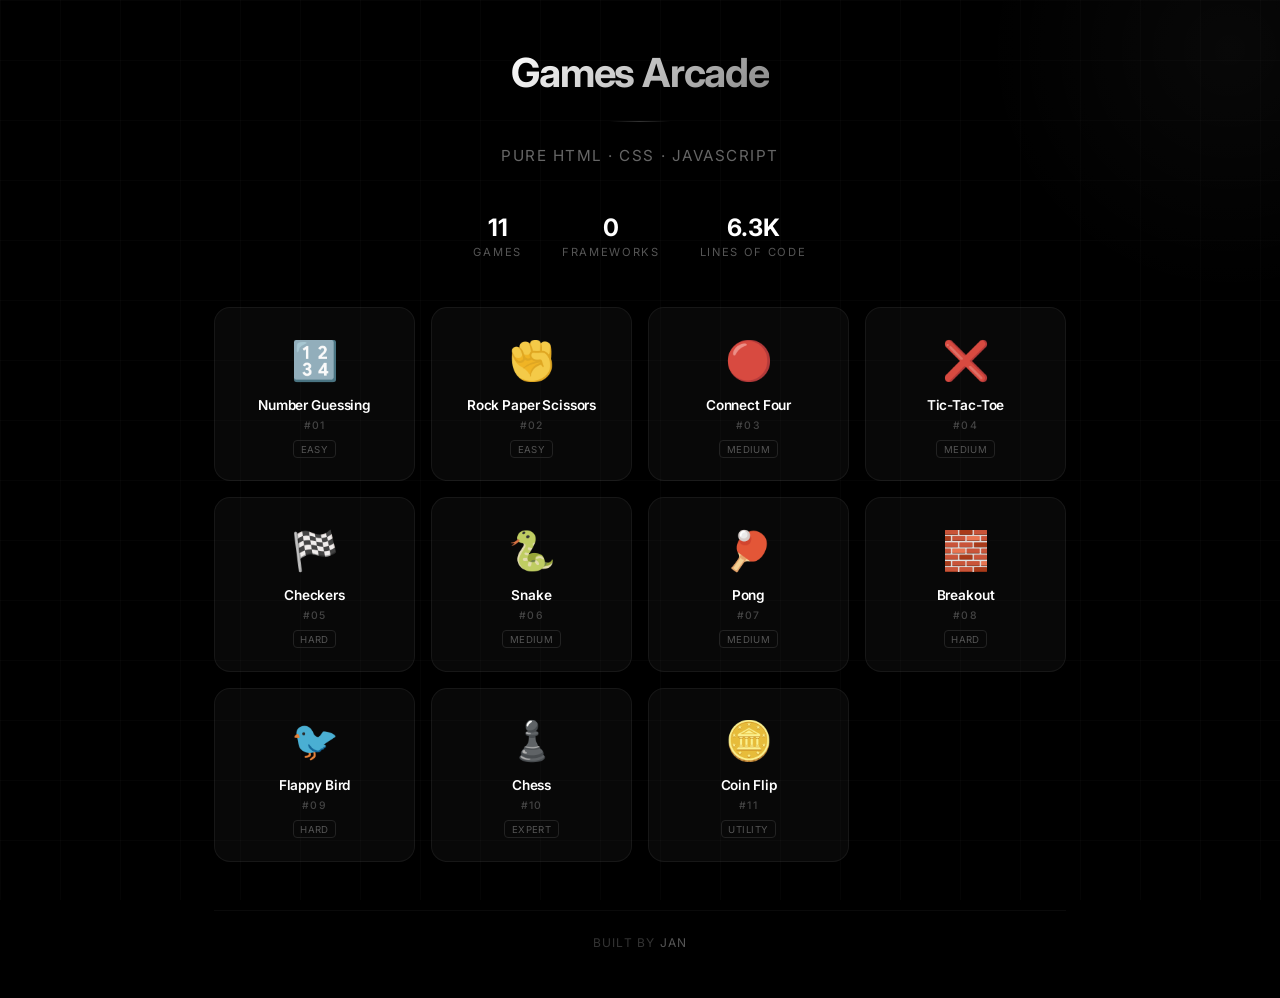
<file: index.html>
<!DOCTYPE html>
<html lang="de">
<head>
    <meta charset="UTF-8">
    <meta name="viewport" content="width=device-width, initial-scale=1.0">
    <meta name="apple-mobile-web-app-capable" content="yes">
    <meta name="apple-mobile-web-app-status-bar-style" content="black-translucent">
    <title>Games Arcade</title>
    <style>
        @import url('https://fonts.googleapis.com/css2?family=Inter:wght@400;500;600;700&display=swap');

        * { margin: 0; padding: 0; box-sizing: border-box; }

        body {
            font-family: 'Inter', -apple-system, sans-serif;
            background: #000000;
            color: #f7f7f7;
            min-height: 100vh;
            overflow-x: hidden;
        }

        /* Animated background grid */
        body::before {
            content: '';
            position: fixed;
            top: 0; left: 0; right: 0; bottom: 0;
            background:
                linear-gradient(rgba(255,255,255,0.02) 1px, transparent 1px),
                linear-gradient(90deg, rgba(255,255,255,0.02) 1px, transparent 1px);
            background-size: 60px 60px;
            animation: gridMove 20s linear infinite;
            pointer-events: none;
            z-index: 0;
        }

        @keyframes gridMove {
            0% { transform: translate(0, 0); }
            100% { transform: translate(60px, 60px); }
        }

        /* Subtle glow orbs */
        body::after {
            content: '';
            position: fixed;
            top: -200px; right: -200px;
            width: 500px; height: 500px;
            background: radial-gradient(circle, rgba(255,255,255,0.03) 0%, transparent 70%);
            pointer-events: none;
            z-index: 0;
        }

        .container {
            position: relative;
            z-index: 1;
            max-width: 900px;
            margin: 0 auto;
            padding: 3rem 1.5rem;
        }

        /* Header */
        .header {
            text-align: center;
            margin-bottom: 3rem;
        }

        .header h1 {
            font-size: 2.5rem;
            font-weight: 700;
            letter-spacing: -0.03em;
            margin-bottom: 0.5rem;
        }

        .header h1 span {
            background: linear-gradient(135deg, #ffffff 0%, #888888 100%);
            -webkit-background-clip: text;
            -webkit-text-fill-color: transparent;
            background-clip: text;
        }

        .header p {
            color: #666;
            font-size: 0.95rem;
            letter-spacing: 0.1em;
            text-transform: uppercase;
        }

        .divider {
            width: 60px;
            height: 1px;
            background: linear-gradient(90deg, transparent, #333, transparent);
            margin: 1.5rem auto;
        }

        /* Stats bar */
        .stats {
            display: flex;
            justify-content: center;
            gap: 2.5rem;
            margin-bottom: 3rem;
        }

        .stat {
            text-align: center;
        }

        .stat-value {
            font-size: 1.5rem;
            font-weight: 700;
            color: #fff;
        }

        .stat-label {
            font-size: 0.7rem;
            color: #555;
            text-transform: uppercase;
            letter-spacing: 0.15em;
            margin-top: 0.2rem;
        }

        /* Game grid */
        .games {
            display: grid;
            grid-template-columns: repeat(auto-fill, minmax(160px, 1fr));
            gap: 1rem;
        }

        a.card {
            position: relative;
            display: flex;
            flex-direction: column;
            align-items: center;
            justify-content: center;
            background: rgba(255,255,255,0.03);
            border: 1px solid rgba(255,255,255,0.06);
            border-radius: 16px;
            padding: 1.8rem 1rem 1.4rem;
            text-decoration: none;
            color: #fff;
            transition: all 0.25s cubic-bezier(0.4, 0, 0.2, 1);
            overflow: hidden;
        }

        a.card::before {
            content: '';
            position: absolute;
            top: 0; left: 0; right: 0;
            height: 1px;
            background: linear-gradient(90deg, transparent, rgba(255,255,255,0.1), transparent);
            opacity: 0;
            transition: opacity 0.25s;
        }

        a.card:hover, a.card:active {
            background: rgba(255,255,255,0.06);
            border-color: rgba(255,255,255,0.12);
            transform: translateY(-4px);
            box-shadow: 0 20px 40px rgba(0,0,0,0.3);
        }

        a.card:hover::before {
            opacity: 1;
        }

        .emoji {
            font-size: 2.4rem;
            margin-bottom: 0.8rem;
            filter: grayscale(0.2);
            transition: filter 0.25s, transform 0.25s;
        }

        a.card:hover .emoji {
            filter: grayscale(0);
            transform: scale(1.1);
        }

        .name {
            font-size: 0.85rem;
            font-weight: 600;
            text-align: center;
            letter-spacing: -0.01em;
        }

        .nr {
            font-size: 0.65rem;
            color: #444;
            margin-top: 0.4rem;
            font-weight: 500;
            letter-spacing: 0.1em;
        }

        .difficulty {
            display: inline-block;
            font-size: 0.6rem;
            color: #555;
            border: 1px solid #222;
            border-radius: 4px;
            padding: 0.15rem 0.4rem;
            margin-top: 0.5rem;
            letter-spacing: 0.05em;
        }

        /* Footer */
        .footer {
            text-align: center;
            margin-top: 3rem;
            padding-top: 1.5rem;
            border-top: 1px solid rgba(255,255,255,0.04);
        }

        .footer p {
            color: #333;
            font-size: 0.75rem;
            letter-spacing: 0.1em;
            text-transform: uppercase;
        }

        .footer a {
            color: #555;
            text-decoration: none;
        }

        .footer a:hover {
            color: #fff;
        }

        /* Mobile */
        @media (max-width: 480px) {
            .container { padding: 2rem 1rem; }
            .header h1 { font-size: 1.8rem; }
            .games { grid-template-columns: repeat(2, 1fr); gap: 0.8rem; }
            a.card { padding: 1.4rem 0.8rem 1.2rem; }
            .stats { gap: 1.5rem; }
        }
    </style>
</head>
<body>
    <div class="container">
        <div class="header">
            <h1><span>Games Arcade</span></h1>
            <div class="divider"></div>
            <p>Pure HTML &middot; CSS &middot; JavaScript</p>
        </div>

        <div class="stats">
            <div class="stat">
                <div class="stat-value">11</div>
                <div class="stat-label">Games</div>
            </div>
            <div class="stat">
                <div class="stat-value">0</div>
                <div class="stat-label">Frameworks</div>
            </div>
            <div class="stat">
                <div class="stat-value">6.3K</div>
                <div class="stat-label">Lines of Code</div>
            </div>
        </div>

        <div class="games">
            <a class="card" href="01-zahlenraten/">
                <div class="emoji">🔢</div>
                <div class="name">Number Guessing</div>
                <div class="nr">#01</div>
                <div class="difficulty">EASY</div>
            </a>
            <a class="card" href="02-stein-schere-papier/">
                <div class="emoji">✊</div>
                <div class="name">Rock Paper Scissors</div>
                <div class="nr">#02</div>
                <div class="difficulty">EASY</div>
            </a>
            <a class="card" href="03-vier-gewinnt/">
                <div class="emoji">🔴</div>
                <div class="name">Connect Four</div>
                <div class="nr">#03</div>
                <div class="difficulty">MEDIUM</div>
            </a>
            <a class="card" href="04-tic-tac-toe/">
                <div class="emoji">❌</div>
                <div class="name">Tic-Tac-Toe</div>
                <div class="nr">#04</div>
                <div class="difficulty">MEDIUM</div>
            </a>
            <a class="card" href="05-dame/">
                <div class="emoji">🏁</div>
                <div class="name">Checkers</div>
                <div class="nr">#05</div>
                <div class="difficulty">HARD</div>
            </a>
            <a class="card" href="06-snake/">
                <div class="emoji">🐍</div>
                <div class="name">Snake</div>
                <div class="nr">#06</div>
                <div class="difficulty">MEDIUM</div>
            </a>
            <a class="card" href="07-pong/">
                <div class="emoji">🏓</div>
                <div class="name">Pong</div>
                <div class="nr">#07</div>
                <div class="difficulty">MEDIUM</div>
            </a>
            <a class="card" href="08-breakout/">
                <div class="emoji">🧱</div>
                <div class="name">Breakout</div>
                <div class="nr">#08</div>
                <div class="difficulty">HARD</div>
            </a>
            <a class="card" href="09-flappy-bird/">
                <div class="emoji">🐦</div>
                <div class="name">Flappy Bird</div>
                <div class="nr">#09</div>
                <div class="difficulty">HARD</div>
            </a>
            <a class="card" href="10-schach/">
                <div class="emoji">♟️</div>
                <div class="name">Chess</div>
                <div class="nr">#10</div>
                <div class="difficulty">EXPERT</div>
            </a>
            <a class="card" href="11-coin-flip/">
                <div class="emoji">🪙</div>
                <div class="name">Coin Flip</div>
                <div class="nr">#11</div>
                <div class="difficulty">UTILITY</div>
            </a>
        </div>

        <div class="footer">
            <p>Built by <a href="https://github.com/jank1096">Jan</a></p>
        </div>
    </div>
</body>
</html>
</file>
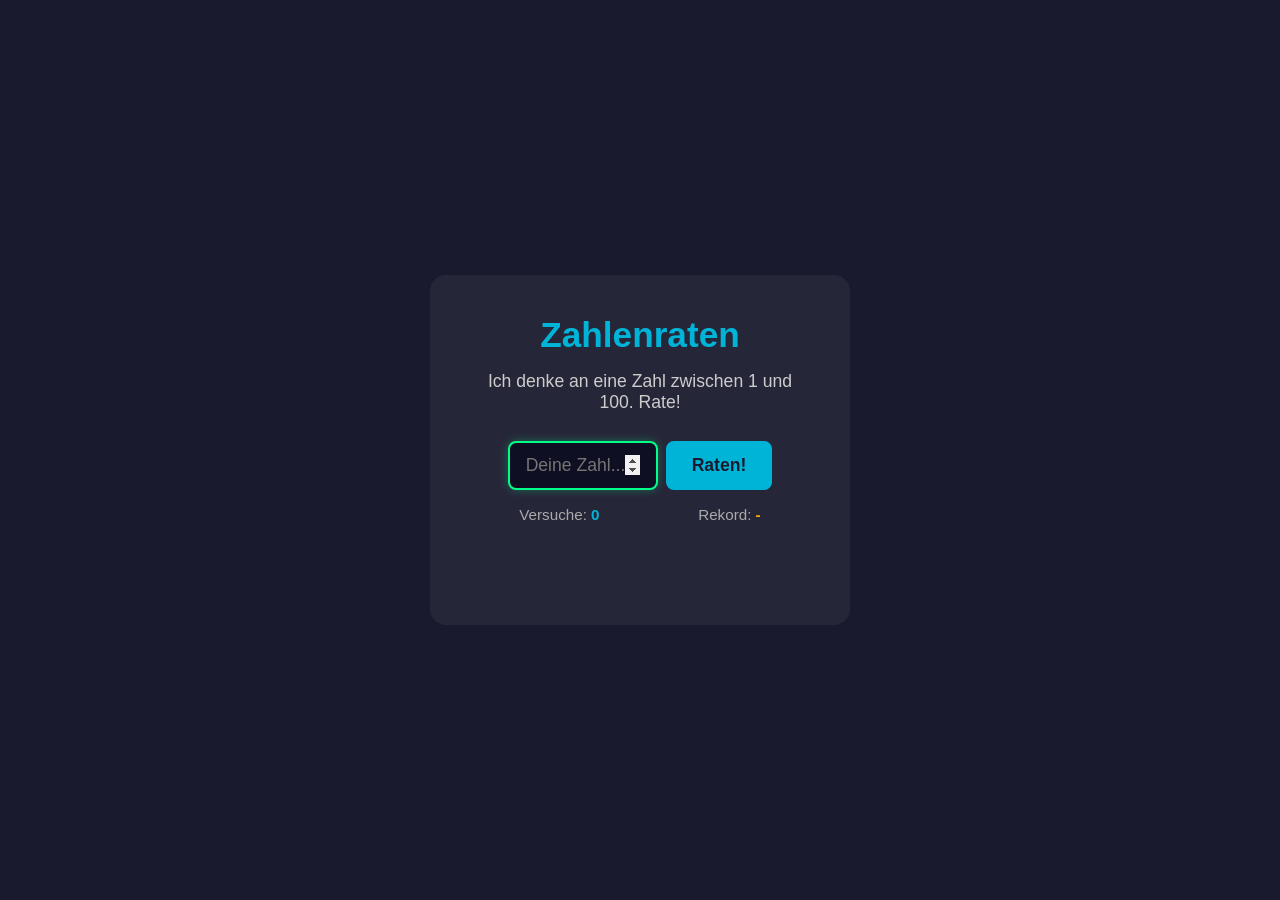
<file: 01-zahlenraten/index.html>
<!DOCTYPE html>
<!--
  DOCTYPE sagt dem Browser: "Das hier ist eine moderne Webseite (HTML5)."
  Ohne das könnte der Browser die Seite falsch darstellen.
-->
<html lang="de">
<!-- lang="de" sagt dem Browser: Die Seite ist auf Deutsch -->

<head>
    <!-- HEAD = unsichtbarer Bereich. Hier laden wir Einstellungen & Dateien -->
    <meta charset="UTF-8">
    <!-- charset="UTF-8" erlaubt Sonderzeichen wie ä, ö, ü, ß -->

    <meta name="viewport" content="width=device-width, initial-scale=1.0">
    <!-- Damit sieht die Seite auch auf dem Handy gut aus -->

    <title>Zahlenraten</title>
    <!-- Der Text, der oben im Browser-Tab steht -->

    <link rel="stylesheet" href="style.css">
    <!-- Hier laden wir unsere CSS-Datei (das Aussehen) -->
</head>

<body>
    <!-- BODY = sichtbarer Bereich. Alles was der Spieler sieht kommt hier rein -->

    <div class="container">
        <!-- div = eine unsichtbare Box, um Inhalte zu gruppieren -->
        <!-- class="container" = ein Name, damit wir die Box in CSS stylen können -->

        <h1>Zahlenraten</h1>
        <!-- h1 = Hauptüberschrift (h1 = größte, h6 = kleinste) -->

        <p id="message">Ich denke an eine Zahl zwischen 1 und 100. Rate!</p>
        <!-- p = Absatz (Paragraph) für Text -->
        <!-- id="message" = eine eindeutige ID, damit JavaScript diesen Text ändern kann -->

        <div class="input-area">
            <input type="number" id="guessInput" min="1" max="100" placeholder="Deine Zahl...">
            <!-- input = Eingabefeld -->
            <!-- type="number" = nur Zahlen erlaubt -->
            <!-- min/max = Bereich 1-100 -->
            <!-- placeholder = grauer Hinweistext im leeren Feld -->

            <button id="guessBtn">Raten!</button>
            <!-- button = ein klickbarer Knopf -->
        </div>

        <div class="info">
            <span>Versuche: <span id="attempts">0</span></span>
            <!-- span = kleiner Textbaustein (bleibt in einer Zeile) -->
            <!-- Verschachtelt: der innere span zeigt die Zahl, die JavaScript ändert -->

            <span>Rekord: <span id="record">-</span></span>
        </div>

        <div id="history" class="history"></div>
        <!-- Hier zeigen wir die bisherigen Versuche an -->

        <button id="newGameBtn" class="new-game-btn hidden">Neues Spiel</button>
        <!-- hidden = unsichtbar am Anfang, wird erst nach Gewinn sichtbar -->
    </div>

    <script src="game.js"></script>
    <!-- Ganz am Ende laden wir JavaScript, damit alle HTML-Elemente schon existieren -->
</body>
</html>
</file>
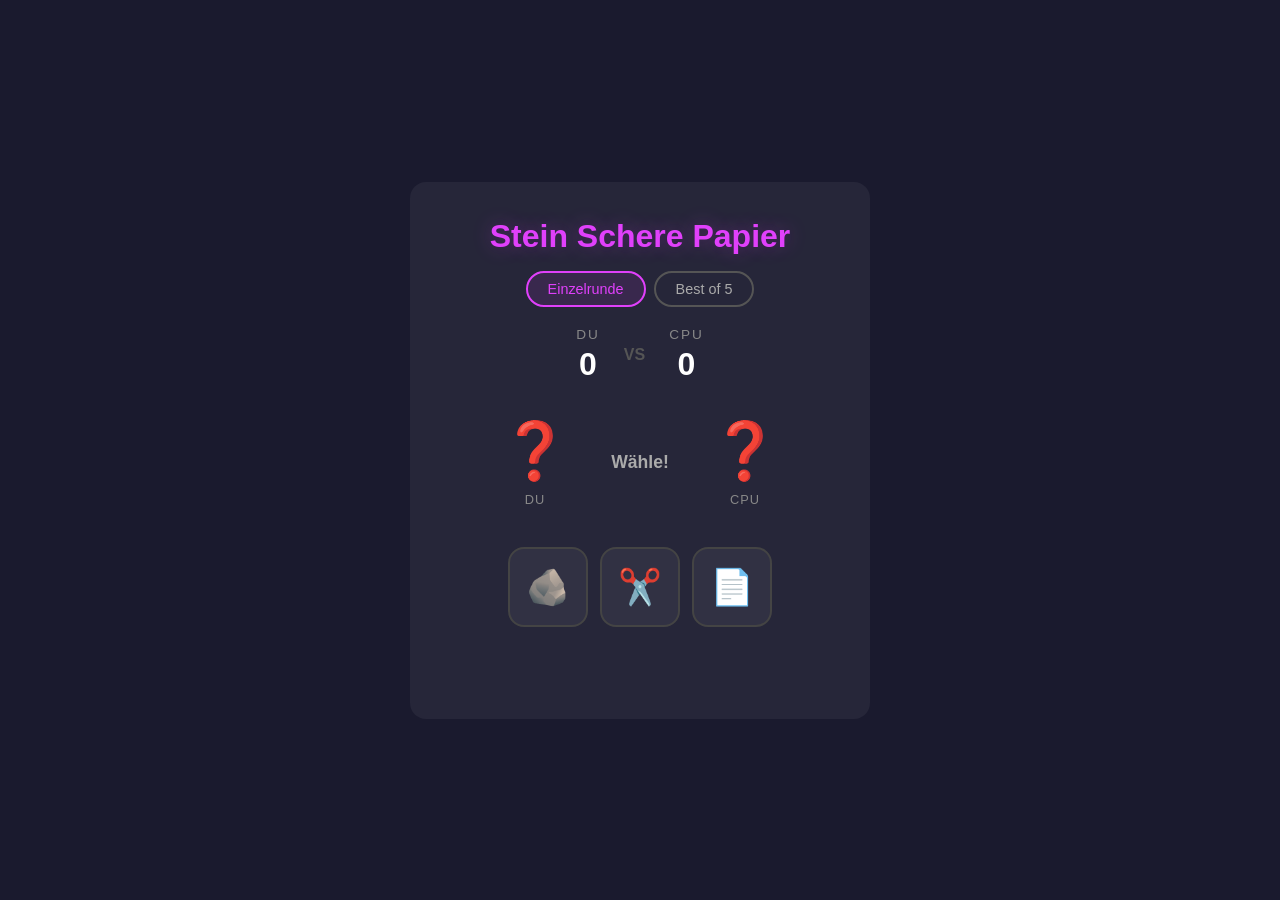
<file: 02-stein-schere-papier/index.html>
<!DOCTYPE html>
<html lang="de">
<head>
    <meta charset="UTF-8">
    <meta name="viewport" content="width=device-width, initial-scale=1.0">
    <title>Stein Schere Papier</title>
    <link rel="stylesheet" href="style.css">
</head>
<body>
    <div class="container">
        <h1>Stein Schere Papier</h1>

        <!-- Modus-Auswahl: Einzelrunde oder Best-of-5 -->
        <div class="mode-select">
            <button class="mode-btn active" data-mode="single">Einzelrunde</button>
            <!-- data-mode = ein eigenes Attribut (data-*), um Werte im HTML zu speichern -->
            <!-- active = CSS-Klasse, die zeigt welcher Modus gerade gewählt ist -->
            <button class="mode-btn" data-mode="bo5">Best of 5</button>
        </div>

        <!-- Punktestand -->
        <div class="scoreboard">
            <div class="score-player">
                <span class="score-label">Du</span>
                <span class="score-value" id="playerScore">0</span>
            </div>
            <div class="score-vs">VS</div>
            <div class="score-player">
                <span class="score-label">CPU</span>
                <span class="score-value" id="cpuScore">0</span>
            </div>
        </div>

        <!-- Kampf-Anzeige: zeigt die Wahl beider Spieler -->
        <div class="battle">
            <div class="fighter">
                <span class="fighter-emoji" id="playerChoice">❓</span>
                <span class="fighter-label">Du</span>
            </div>
            <div class="vs-text" id="resultText">Wähle!</div>
            <div class="fighter">
                <span class="fighter-emoji" id="cpuChoice">❓</span>
                <span class="fighter-label">CPU</span>
            </div>
        </div>

        <!-- Die 3 Auswahlknöpfe -->
        <div class="choices">
            <button class="choice-btn" data-choice="stein">🪨</button>
            <button class="choice-btn" data-choice="schere">✂️</button>
            <button class="choice-btn" data-choice="papier">📄</button>
        </div>

        <!-- Verlauf der Runden -->
        <div id="history" class="history"></div>

        <!-- Neues Spiel Button (anfangs versteckt) -->
        <button id="newGameBtn" class="new-game-btn hidden">Neues Spiel</button>
    </div>

    <script src="game.js"></script>
</body>
</html>
</file>
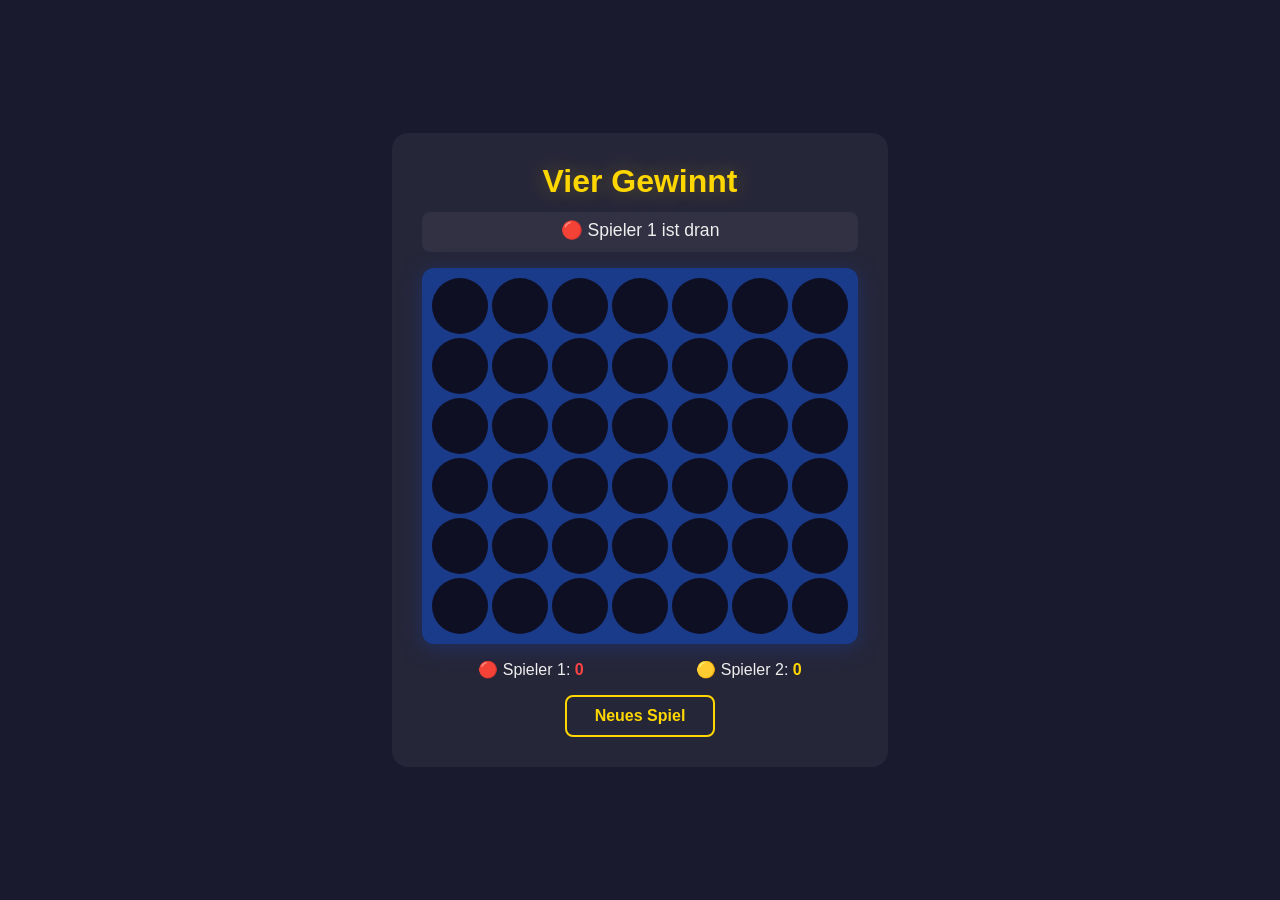
<file: 03-vier-gewinnt/index.html>
<!DOCTYPE html>
<html lang="de">
<head>
    <meta charset="UTF-8">
    <meta name="viewport" content="width=device-width, initial-scale=1.0">
    <title>Vier Gewinnt</title>
    <link rel="stylesheet" href="style.css">
</head>
<body>
    <div class="container">
        <h1>Vier Gewinnt</h1>

        <!-- Statusanzeige: Wer ist dran / Wer hat gewonnen -->
        <div id="status" class="status">🔴 Spieler 1 ist dran</div>

        <!-- Das Spielbrett — wird komplett von JavaScript erzeugt -->
        <!-- Warum? Weil wir 7 Spalten × 6 Zeilen = 42 Felder brauchen.
             Das per Hand in HTML zu schreiben wäre mühsam und fehleranfällig.
             JavaScript kann das in einer Schleife automatisch machen. -->
        <div id="board" class="board"></div>

        <!-- Punktestand -->
        <div class="scoreboard">
            <span>🔴 Spieler 1: <span id="score1">0</span></span>
            <span>🟡 Spieler 2: <span id="score2">0</span></span>
        </div>

        <button id="newGameBtn" class="new-game-btn">Neues Spiel</button>
    </div>

    <script src="game.js"></script>
</body>
</html>
</file>
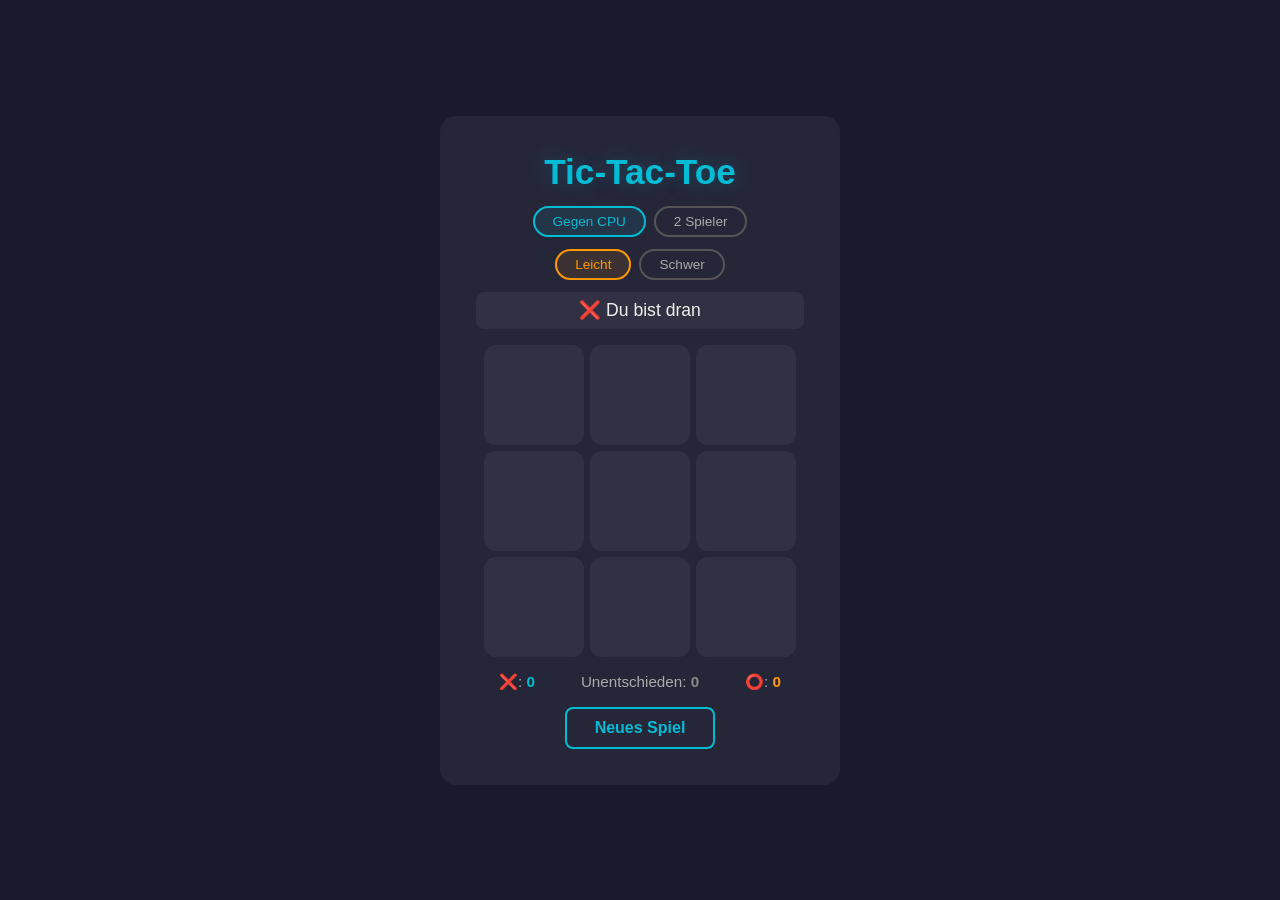
<file: 04-tic-tac-toe/index.html>
<!DOCTYPE html>
<html lang="de">
<head>
    <meta charset="UTF-8">
    <meta name="viewport" content="width=device-width, initial-scale=1.0">
    <title>Tic-Tac-Toe</title>
    <link rel="stylesheet" href="style.css">
</head>
<body>
    <div class="container">
        <h1>Tic-Tac-Toe</h1>

        <!-- Modus-Auswahl: gegen Freund oder gegen CPU -->
        <div class="mode-select">
            <button class="mode-btn active" data-mode="cpu">Gegen CPU</button>
            <button class="mode-btn" data-mode="local">2 Spieler</button>
        </div>

        <!-- Schwierigkeitsgrad (nur bei CPU-Modus sichtbar) -->
        <div class="difficulty" id="difficulty">
            <button class="diff-btn active" data-diff="easy">Leicht</button>
            <button class="diff-btn" data-diff="hard">Schwer</button>
            <!-- Leicht = CPU wählt zufällig
                 Schwer = CPU nutzt den Minimax-Algorithmus (unschlagbar!) -->
        </div>

        <div id="status" class="status">❌ Du bist dran</div>

        <!-- Das 3×3 Spielfeld -->
        <div id="board" class="board">
            <!-- 9 Felder — jedes mit einer Nummer von 0 bis 8:
                 0 | 1 | 2
                 ---------
                 3 | 4 | 5
                 ---------
                 6 | 7 | 8
            -->
            <div class="cell" data-index="0"></div>
            <div class="cell" data-index="1"></div>
            <div class="cell" data-index="2"></div>
            <div class="cell" data-index="3"></div>
            <div class="cell" data-index="4"></div>
            <div class="cell" data-index="5"></div>
            <div class="cell" data-index="6"></div>
            <div class="cell" data-index="7"></div>
            <div class="cell" data-index="8"></div>
        </div>

        <div class="scoreboard">
            <span>❌: <span id="scoreX">0</span></span>
            <span>Unentschieden: <span id="scoreDraw">0</span></span>
            <span>⭕: <span id="scoreO">0</span></span>
        </div>

        <button id="newGameBtn" class="new-game-btn">Neues Spiel</button>
    </div>

    <script src="game.js"></script>
</body>
</html>
</file>
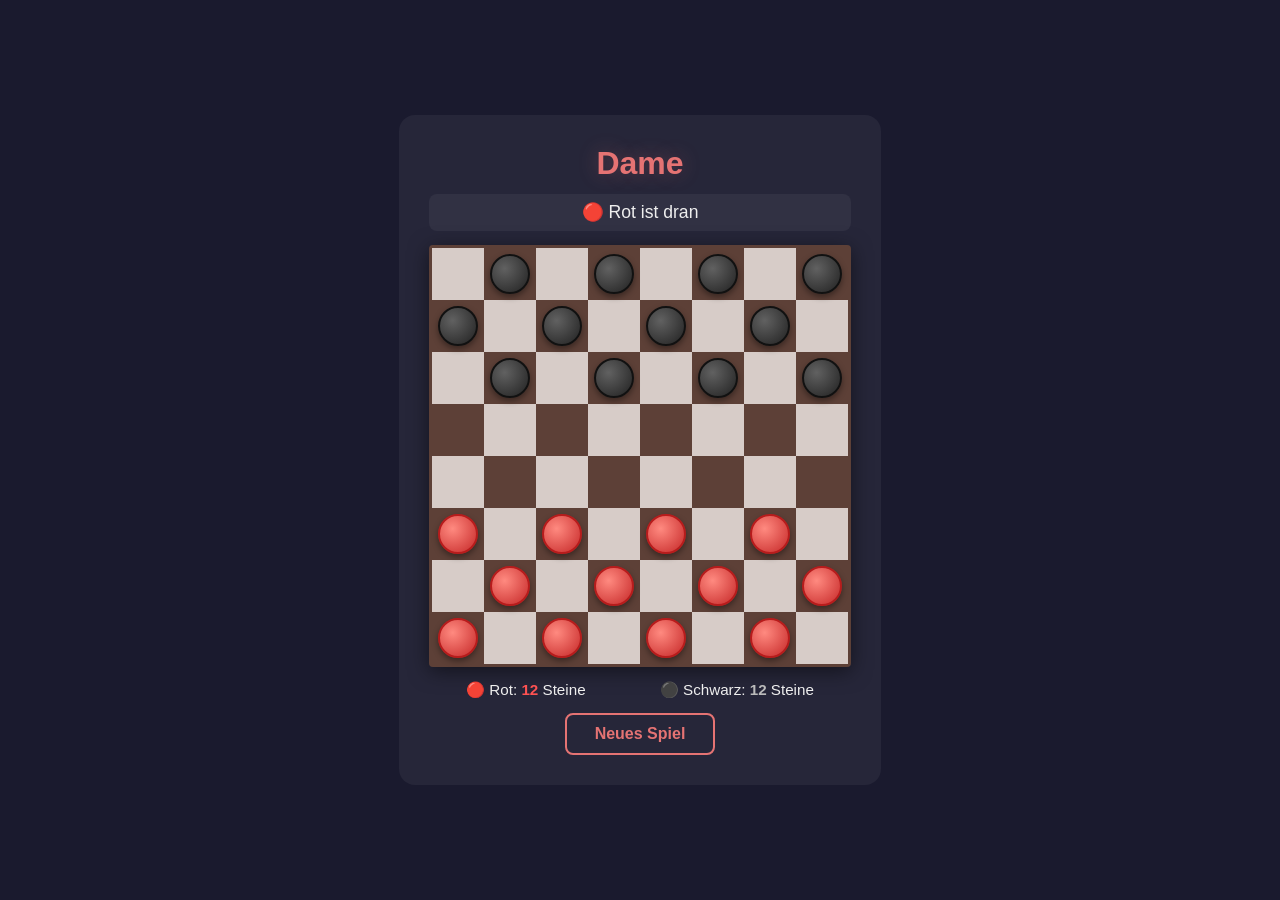
<file: 05-dame/index.html>
<!DOCTYPE html>
<html lang="de">
<head>
    <meta charset="UTF-8">
    <meta name="viewport" content="width=device-width, initial-scale=1.0">
    <title>Dame</title>
    <link rel="stylesheet" href="style.css">
</head>
<body>
    <div class="container">
        <h1>Dame</h1>
        <div id="status" class="status">🔴 Rot ist dran</div>

        <!-- Das 8×8 Spielbrett — wird von JavaScript erzeugt -->
        <div id="board" class="board"></div>

        <div class="scoreboard">
            <span>🔴 Rot: <span id="scoreRed">12</span> Steine</span>
            <span>⚫ Schwarz: <span id="scoreBlack">12</span> Steine</span>
        </div>

        <button id="newGameBtn" class="new-game-btn">Neues Spiel</button>
    </div>

    <script src="game.js"></script>
</body>
</html>
</file>
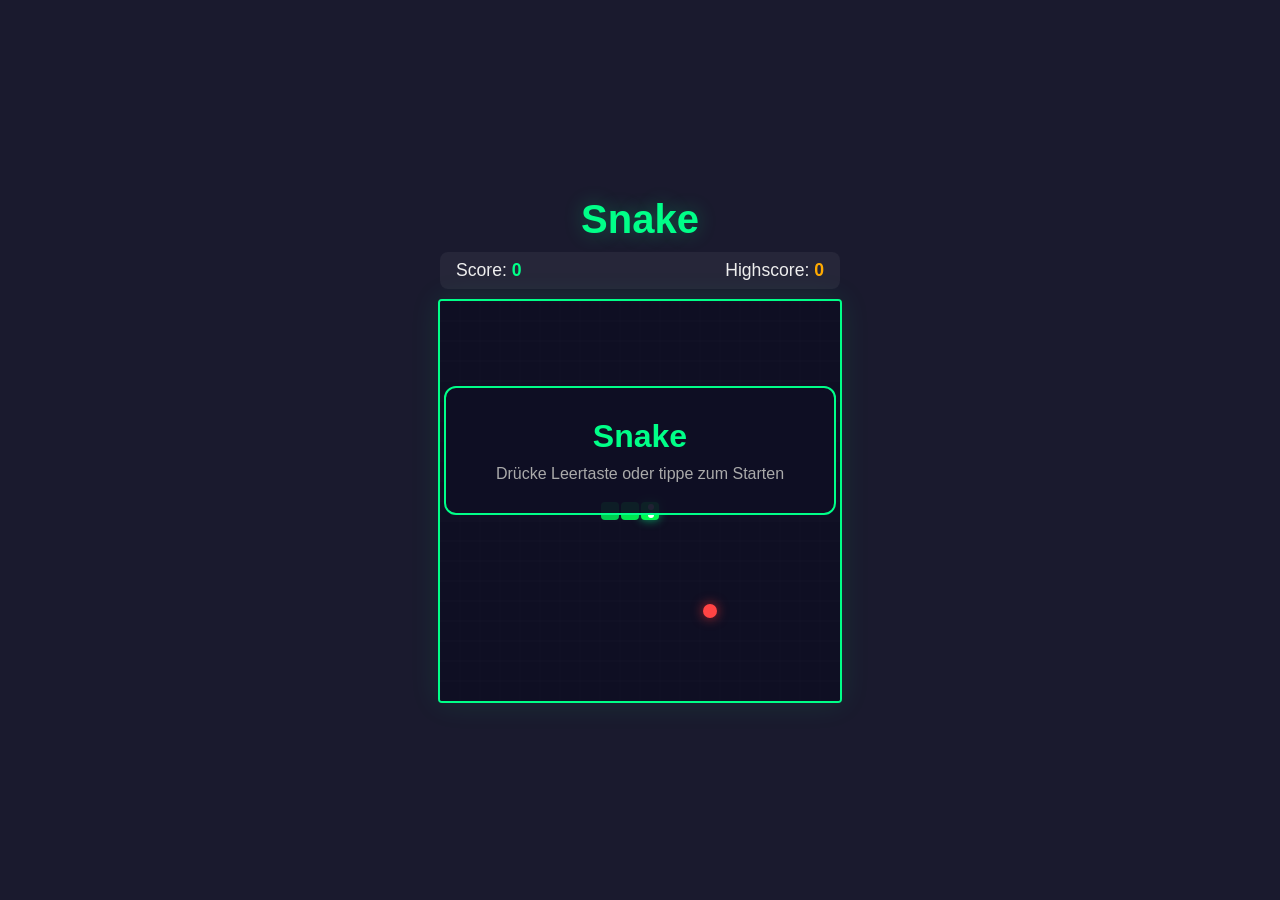
<file: 06-snake/index.html>
<!DOCTYPE html>
<html lang="de">
<head>
    <meta charset="UTF-8">
    <meta name="viewport" content="width=device-width, initial-scale=1.0">
    <title>Snake Spiel</title>
    <link rel="stylesheet" href="style.css">
</head>
<body>
    <div class="container">
        <h1>Snake</h1>
        <div class="score-board">
            <span>Score: <span id="score">0</span></span>
            <span>Highscore: <span id="highscore">0</span></span>
        </div>
        <canvas id="gameCanvas" width="400" height="400"></canvas>
        <div id="overlay" class="overlay">
            <div class="overlay-text">
                <h2 id="overlayTitle">Snake</h2>
                <p id="overlayMessage">Drücke Leertaste oder tippe zum Starten</p>
            </div>
        </div>
        <div class="controls">
            <div class="controls-row">
                <button class="ctrl-btn" id="btnUp">&#9650;</button>
            </div>
            <div class="controls-row">
                <button class="ctrl-btn" id="btnLeft">&#9664;</button>
                <button class="ctrl-btn" id="btnDown">&#9660;</button>
                <button class="ctrl-btn" id="btnRight">&#9654;</button>
            </div>
        </div>
    </div>
    <script src="game.js"></script>
</body>
</html>
</file>
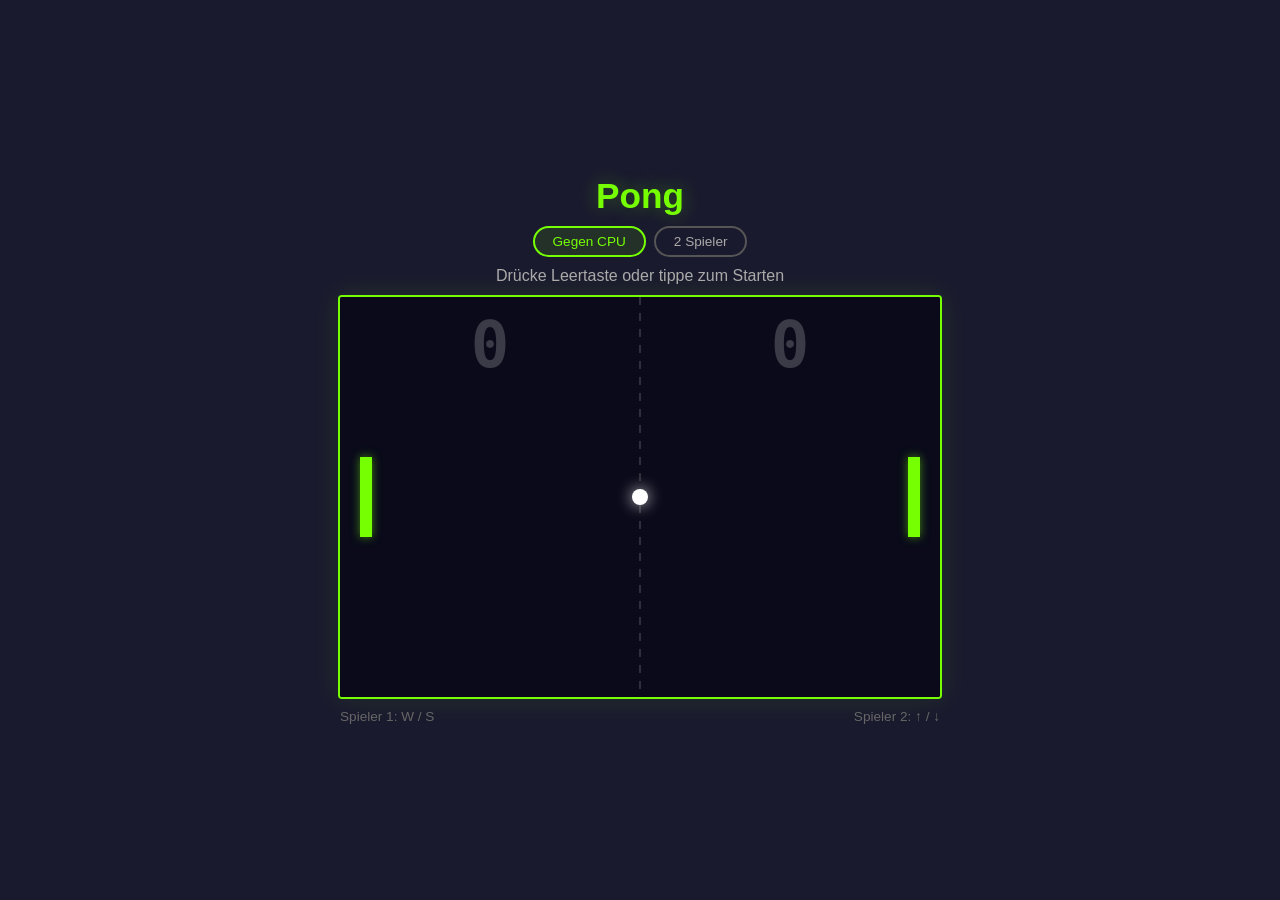
<file: 07-pong/index.html>
<!DOCTYPE html>
<html lang="de">
<head>
    <meta charset="UTF-8">
    <meta name="viewport" content="width=device-width, initial-scale=1.0">
    <title>Pong</title>
    <link rel="stylesheet" href="style.css">
</head>
<body>
    <div class="container">
        <h1>Pong</h1>

        <!-- Modus-Auswahl -->
        <div class="mode-select">
            <button class="mode-btn active" data-mode="cpu">Gegen CPU</button>
            <button class="mode-btn" data-mode="local">2 Spieler</button>
        </div>

        <div id="status" class="status">Drücke Leertaste oder tippe zum Starten</div>

        <!--
          Canvas = eine "Leinwand" auf der wir mit JavaScript zeichnen.
          Anders als HTML-Elemente zeichnen wir hier Pixel für Pixel.
          Perfekt für Spiele mit Bewegung (Ball, Schläger).

          Bei Pong nutzen wir Canvas statt HTML-Elemente, weil:
          - Der Ball sich 60x pro Sekunde bewegt
          - Wir Kollisionen pixel-genau berechnen
          - Es performanter ist als DOM-Manipulation
        -->
        <canvas id="gameCanvas" width="600" height="400"></canvas>

        <div class="controls-info">
            <span>Spieler 1: W / S</span>
            <span>Spieler 2: ↑ / ↓</span>
        </div>
    </div>

    <script src="game.js"></script>
</body>
</html>
</file>
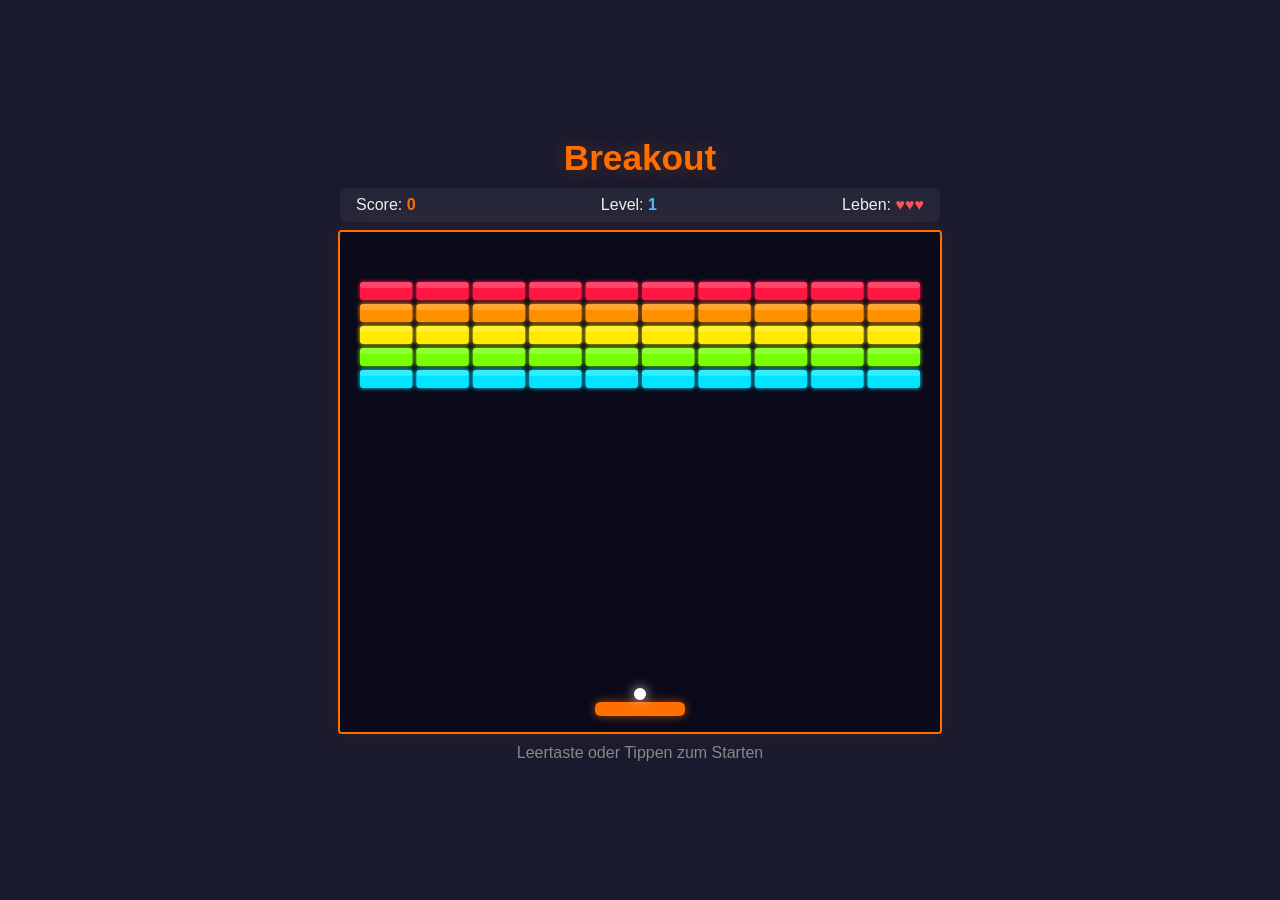
<file: 08-breakout/index.html>
<!DOCTYPE html>
<html lang="de">
<head>
    <meta charset="UTF-8">
    <meta name="viewport" content="width=device-width, initial-scale=1.0">
    <title>Breakout</title>
    <link rel="stylesheet" href="style.css">
</head>
<body>
    <div class="container">
        <h1>Breakout</h1>

        <div class="hud">
            <!-- HUD = Heads-Up Display — die Info-Leiste während des Spiels -->
            <span>Score: <span id="score">0</span></span>
            <span>Level: <span id="level">1</span></span>
            <span>Leben: <span id="lives">♥♥♥</span></span>
        </div>

        <canvas id="gameCanvas" width="600" height="500"></canvas>

        <div id="status" class="status">Leertaste oder Tippen zum Starten</div>
    </div>

    <script src="game.js"></script>
</body>
</html>
</file>
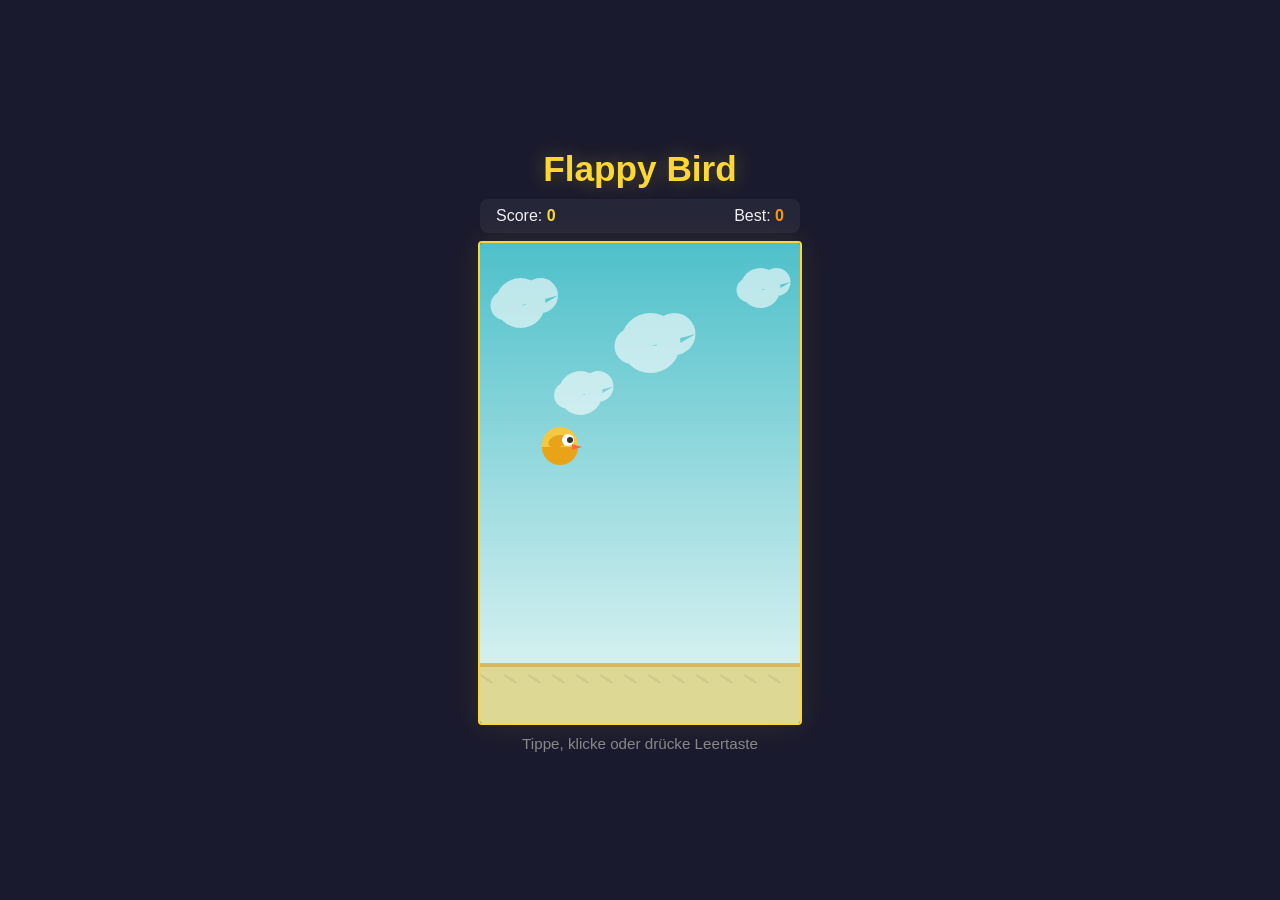
<file: 09-flappy-bird/index.html>
<!DOCTYPE html>
<html lang="de">
<head>
    <meta charset="UTF-8">
    <meta name="viewport" content="width=device-width, initial-scale=1.0">
    <title>Flappy Bird</title>
    <link rel="stylesheet" href="style.css">
</head>
<body>
    <div class="container">
        <h1>Flappy Bird</h1>
        <div class="hud">
            <span>Score: <span id="score">0</span></span>
            <span>Best: <span id="best">0</span></span>
        </div>

        <!--
          Dieses Spiel nutzt NUR Canvas — kein HTML für Spielelemente.
          Der gesamte Hintergrund, Vogel, Rohre und Text werden gezeichnet.
          Das nennt man "Canvas-only Rendering".
        -->
        <canvas id="gameCanvas" width="320" height="480"></canvas>

        <div id="status" class="status">Tippe, klicke oder drücke Leertaste</div>
    </div>

    <script src="game.js"></script>
</body>
</html>
</file>
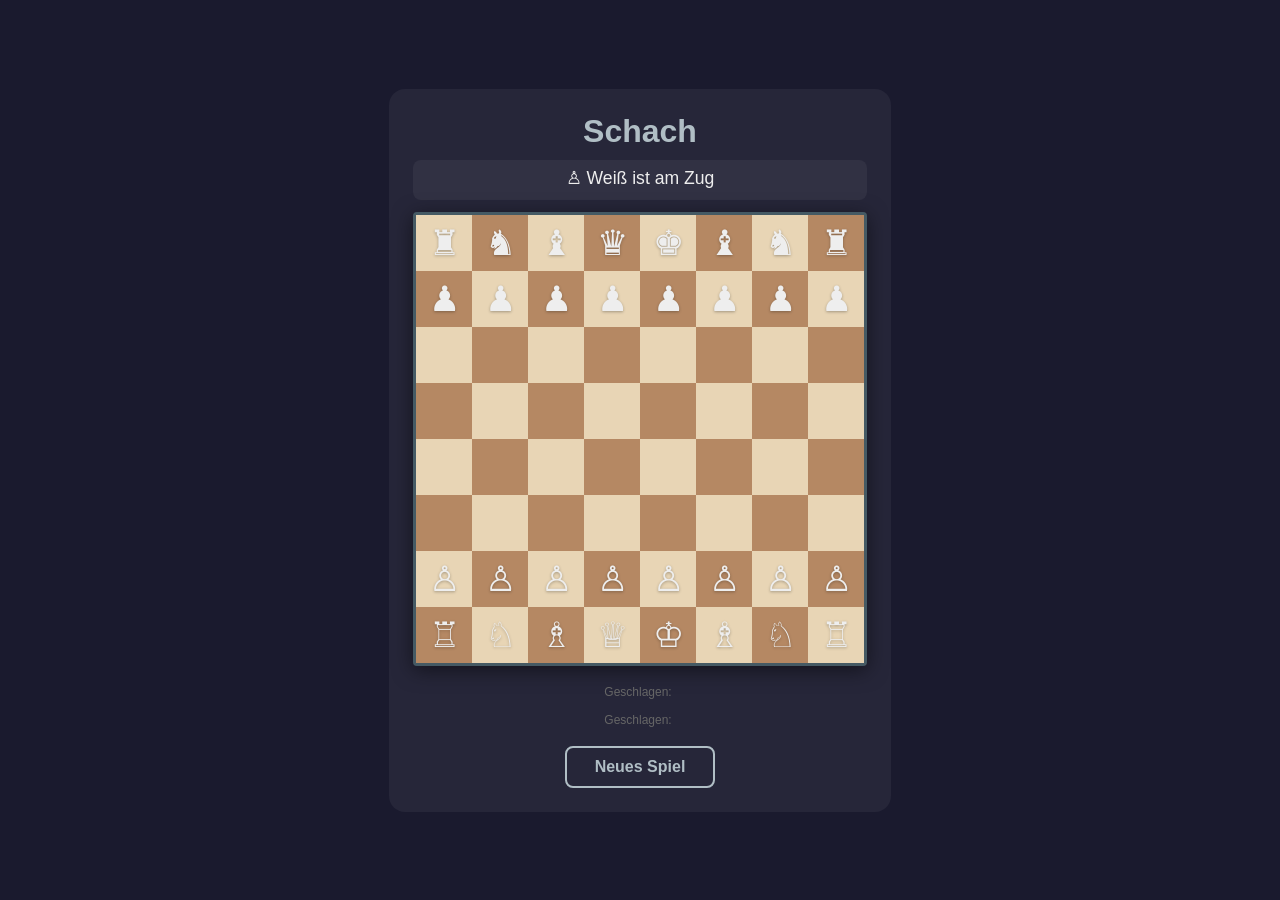
<file: 10-schach/index.html>
<!DOCTYPE html>
<html lang="de">
<head>
    <meta charset="UTF-8">
    <meta name="viewport" content="width=device-width, initial-scale=1.0">
    <title>Schach</title>
    <link rel="stylesheet" href="style.css">
</head>
<body>
    <div class="container">
        <h1>Schach</h1>
        <div id="status" class="status">♙ Weiß ist am Zug</div>

        <!-- Das 8×8 Schachbrett — wird von JavaScript erzeugt -->
        <div id="board" class="board"></div>

        <!-- Anzeige für geschlagene Figuren -->
        <div class="captured">
            <div class="captured-row">
                <span class="captured-label">Geschlagen:</span>
                <span id="capturedWhite" class="captured-pieces"></span>
            </div>
            <div class="captured-row">
                <span class="captured-label">Geschlagen:</span>
                <span id="capturedBlack" class="captured-pieces"></span>
            </div>
        </div>

        <!-- Bauernumwandlung — erscheint wenn ein Bauer die andere Seite erreicht -->
        <div id="promotion" class="promotion hidden">
            <p>Bauer umwandeln in:</p>
            <div class="promo-choices" id="promoChoices"></div>
        </div>

        <button id="newGameBtn" class="new-game-btn">Neues Spiel</button>
    </div>

    <script src="game.js"></script>
</body>
</html>
</file>
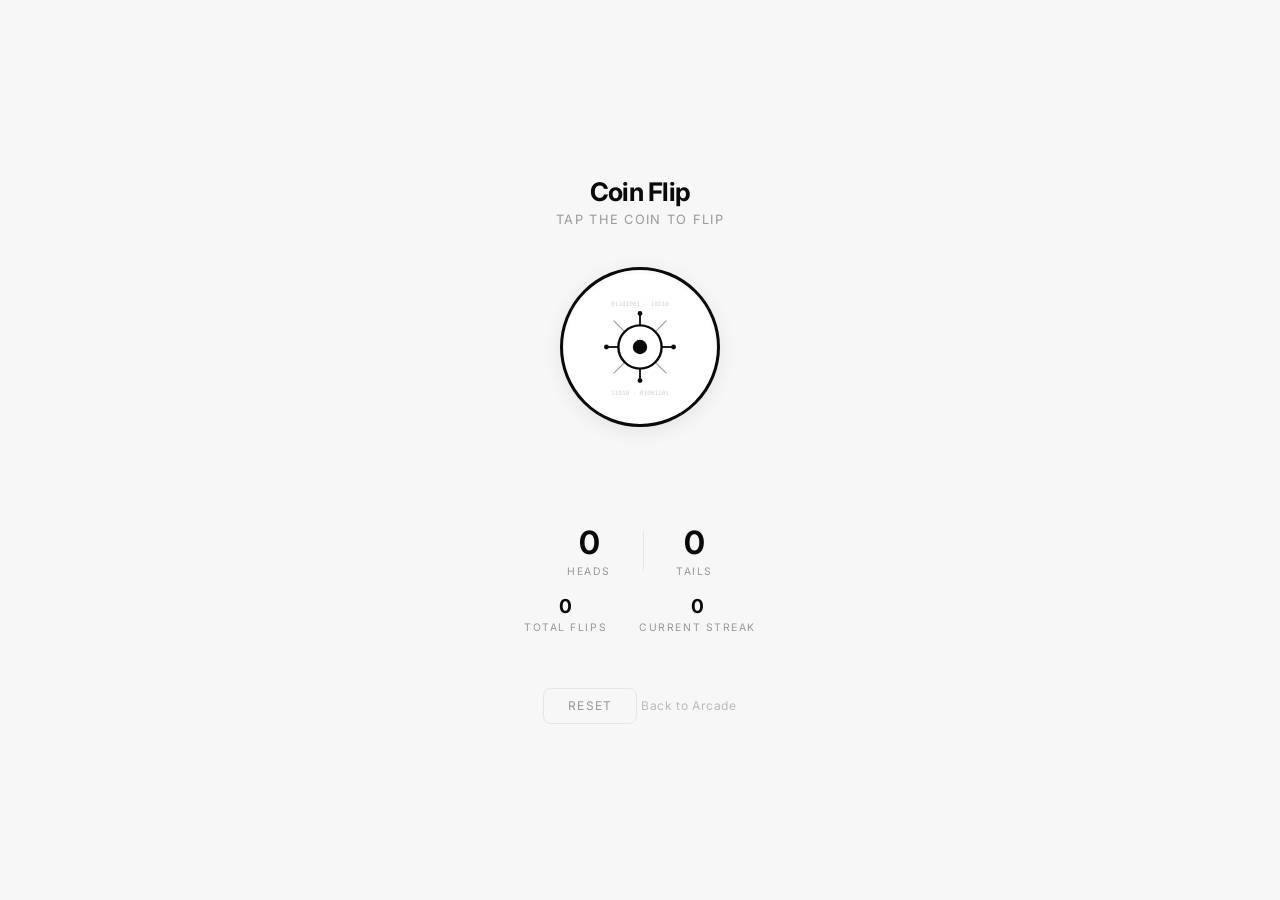
<file: 11-coin-flip/index.html>
<!DOCTYPE html>
<html lang="en">
<head>
    <meta charset="UTF-8">
    <meta name="viewport" content="width=device-width, initial-scale=1.0">
    <meta name="apple-mobile-web-app-capable" content="yes">
    <meta name="apple-mobile-web-app-status-bar-style" content="default">
    <title>Coin Flip</title>
    <link rel="stylesheet" href="style.css">
</head>
<body>
    <div class="container">
        <h1>Coin Flip</h1>
        <p class="subtitle">Tap the coin to flip</p>

        <div class="coin-wrapper">
            <div class="coin" id="coin">
                <div class="coin-face coin-heads">
                    <svg class="coin-icon" viewBox="0 0 100 100" fill="none" xmlns="http://www.w3.org/2000/svg">
                        <!-- Binary ring -->
                        <text x="50" y="16" text-anchor="middle" font-size="5" fill="#d0d0d0" font-family="monospace">01101001 · 10110</text>
                        <text x="50" y="90" text-anchor="middle" font-size="5" fill="#d0d0d0" font-family="monospace">11010 · 01001101</text>
                        <!-- Circuit node -->
                        <circle cx="50" cy="50" r="18" stroke="#0a0a0a" stroke-width="2" fill="none"/>
                        <circle cx="50" cy="50" r="6" fill="#0a0a0a"/>
                        <!-- Circuit lines -->
                        <line x1="50" y1="32" x2="50" y2="22" stroke="#0a0a0a" stroke-width="1.5"/>
                        <line x1="50" y1="68" x2="50" y2="78" stroke="#0a0a0a" stroke-width="1.5"/>
                        <line x1="32" y1="50" x2="22" y2="50" stroke="#0a0a0a" stroke-width="1.5"/>
                        <line x1="68" y1="50" x2="78" y2="50" stroke="#0a0a0a" stroke-width="1.5"/>
                        <!-- Corner nodes -->
                        <circle cx="50" cy="22" r="2" fill="#0a0a0a"/>
                        <circle cx="50" cy="78" r="2" fill="#0a0a0a"/>
                        <circle cx="22" cy="50" r="2" fill="#0a0a0a"/>
                        <circle cx="78" cy="50" r="2" fill="#0a0a0a"/>
                        <!-- Diagonal lines -->
                        <line x1="37" y1="37" x2="28" y2="28" stroke="#0a0a0a" stroke-width="1" opacity="0.4"/>
                        <line x1="63" y1="37" x2="72" y2="28" stroke="#0a0a0a" stroke-width="1" opacity="0.4"/>
                        <line x1="37" y1="63" x2="28" y2="72" stroke="#0a0a0a" stroke-width="1" opacity="0.4"/>
                        <line x1="63" y1="63" x2="72" y2="72" stroke="#0a0a0a" stroke-width="1" opacity="0.4"/>
                    </svg>
                </div>
                <div class="coin-face coin-tails">
                    <svg class="coin-icon" viewBox="0 0 100 100" fill="none" xmlns="http://www.w3.org/2000/svg">
                        <!-- Binary ring -->
                        <text x="50" y="16" text-anchor="middle" font-size="5" fill="#333" font-family="monospace">10010110 · 01101</text>
                        <text x="50" y="90" text-anchor="middle" font-size="5" fill="#333" font-family="monospace">01011 · 10110010</text>
                        <!-- Hexagon -->
                        <polygon points="50,28 69,39 69,61 50,72 31,61 31,39" stroke="#f7f7f7" stroke-width="2" fill="none"/>
                        <!-- Inner triangle -->
                        <polygon points="50,36 61,55 39,55" stroke="#f7f7f7" stroke-width="1.5" fill="none"/>
                        <!-- Center dot -->
                        <circle cx="50" cy="49" r="3" fill="#f7f7f7"/>
                        <!-- Outer connection lines -->
                        <line x1="50" y1="28" x2="50" y2="20" stroke="#f7f7f7" stroke-width="1" opacity="0.5"/>
                        <line x1="69" y1="39" x2="76" y2="35" stroke="#f7f7f7" stroke-width="1" opacity="0.5"/>
                        <line x1="69" y1="61" x2="76" y2="65" stroke="#f7f7f7" stroke-width="1" opacity="0.5"/>
                        <line x1="50" y1="72" x2="50" y2="80" stroke="#f7f7f7" stroke-width="1" opacity="0.5"/>
                        <line x1="31" y1="61" x2="24" y2="65" stroke="#f7f7f7" stroke-width="1" opacity="0.5"/>
                        <line x1="31" y1="39" x2="24" y2="35" stroke="#f7f7f7" stroke-width="1" opacity="0.5"/>
                    </svg>
                </div>
            </div>
        </div>

        <div class="result" id="result"></div>

        <div class="stats">
            <div class="stat">
                <div class="stat-value" id="headsCount">0</div>
                <div class="stat-label">Heads</div>
            </div>
            <div class="stat">
                <div class="stat-divider"></div>
            </div>
            <div class="stat">
                <div class="stat-value" id="tailsCount">0</div>
                <div class="stat-label">Tails</div>
            </div>
        </div>

        <div class="stats secondary">
            <div class="stat">
                <div class="stat-value small" id="totalFlips">0</div>
                <div class="stat-label">Total Flips</div>
            </div>
            <div class="stat">
                <div class="stat-value small" id="streak">0</div>
                <div class="stat-label">Current Streak</div>
            </div>
        </div>

        <button class="reset-btn" id="resetBtn">Reset</button>

        <a class="back-link" href="../">Back to Arcade</a>
    </div>
    <script src="game.js"></script>
</body>
</html>
</file>
<file: 01-zahlenraten/style.css>
/*
  CSS = Cascading Style Sheets
  Hier bestimmen wir, wie alles AUSSIEHT.
  Jede Regel hat das Format:

  selektor {
      eigenschaft: wert;
  }

  Selektor = WAS wir stylen wollen
  Eigenschaft = WIE wir es stylen wollen
*/

/* ===== GRUNDEINSTELLUNGEN ===== */

* {
    /* * = ALLES auf der Seite */
    margin: 0;          /* Außenabstand auf 0 */
    padding: 0;         /* Innenabstand auf 0 */
    box-sizing: border-box; /* Breite inkl. Rahmen berechnen (vereinfacht vieles) */
}

body {
    /* body = die ganze sichtbare Seite */
    background: #1a1a2e;       /* Dunkler Hintergrund (Hex-Farbcode) */
    color: #eee;               /* Helle Schriftfarbe */
    font-family: 'Segoe UI', Tahoma, sans-serif;  /* Schriftart */
    display: flex;             /* Flexbox = einfaches Zentrieren */
    justify-content: center;   /* Horizontal zentrieren */
    align-items: center;       /* Vertikal zentrieren */
    min-height: 100vh;         /* Mindestens so hoch wie der Bildschirm (vh = viewport height) */
}

/* ===== CONTAINER (die Hauptbox) ===== */

.container {
    /* .container = Element mit class="container" */
    text-align: center;        /* Text zentrieren */
    background: rgba(255, 255, 255, 0.05); /* Leicht heller als Hintergrund (rgba = Farbe mit Transparenz) */
    padding: 40px;             /* Innenabstand */
    border-radius: 16px;       /* Abgerundete Ecken */
    max-width: 420px;          /* Maximale Breite */
    width: 90%;                /* Auf kleinen Bildschirmen 90% Breite */
}

/* ===== ÜBERSCHRIFT ===== */

h1 {
    font-size: 2.2rem;         /* Schriftgröße (rem = relativ zur Browser-Standardgröße) */
    color: #00b4d8;            /* Blauer Farbton */
    margin-bottom: 16px;
}

/* ===== NACHRICHT (der Hinweistext) ===== */

#message {
    /* # = Element mit einer bestimmten ID */
    font-size: 1.1rem;
    margin-bottom: 20px;
    min-height: 50px;          /* Mindesthöhe, damit die Box nicht springt */
    color: #ccc;
}

/* ===== EINGABEBEREICH ===== */

.input-area {
    display: flex;             /* Eingabefeld und Button nebeneinander */
    gap: 8px;                  /* Abstand zwischen den Elementen */
    justify-content: center;
    margin-bottom: 16px;
}

input {
    padding: 12px 16px;
    font-size: 1.1rem;
    border: 2px solid #00b4d8;
    border-radius: 8px;
    background: #0f0f23;       /* Dunkler Hintergrund */
    color: #fff;
    width: 150px;
    outline: none;             /* Kein blauer Rahmen beim Klicken */
    text-align: center;
}

input:focus {
    /* :focus = wenn der Nutzer ins Feld klickt */
    border-color: #00ff88;     /* Rahmen wird grün */
    box-shadow: 0 0 10px rgba(0, 255, 136, 0.3); /* Leuchten */
}

button {
    padding: 12px 24px;
    font-size: 1.1rem;
    border: 2px solid #00b4d8;
    border-radius: 8px;
    background: #00b4d8;
    color: #1a1a2e;
    cursor: pointer;           /* Mauszeiger wird zur Hand */
    font-weight: bold;
    transition: all 0.2s;      /* Weicher Übergang bei Hover */
}

button:hover {
    /* :hover = wenn die Maus drüber fährt */
    background: #00ff88;
    border-color: #00ff88;
}

/* ===== INFO-ZEILE (Versuche & Rekord) ===== */

.info {
    display: flex;
    justify-content: space-around; /* Gleichmäßig verteilen */
    margin-bottom: 16px;
    font-size: 0.95rem;
    color: #aaa;
}

#attempts {
    color: #00b4d8;
    font-weight: bold;
}

#record {
    color: #ffaa00;            /* Gold für den Rekord */
    font-weight: bold;
}

/* ===== VERLAUF (bisherige Versuche) ===== */

.history {
    display: flex;
    flex-wrap: wrap;           /* Wenn kein Platz, nächste Zeile */
    gap: 6px;
    justify-content: center;
    margin-bottom: 16px;
    min-height: 30px;
}

.guess-tag {
    /* Jeder einzelne Versuch als kleines Label */
    padding: 4px 10px;
    border-radius: 20px;
    font-size: 0.85rem;
    font-weight: bold;
}

.guess-tag.too-low {
    /* Zahl war zu niedrig = blau */
    background: rgba(0, 180, 216, 0.2);
    color: #00b4d8;
    border: 1px solid #00b4d8;
}

.guess-tag.too-high {
    /* Zahl war zu hoch = rot */
    background: rgba(255, 68, 68, 0.2);
    color: #ff4444;
    border: 1px solid #ff4444;
}

.guess-tag.correct {
    /* Richtig = grün */
    background: rgba(0, 255, 136, 0.2);
    color: #00ff88;
    border: 1px solid #00ff88;
}

/* ===== NEUES SPIEL BUTTON ===== */

.new-game-btn {
    margin-top: 10px;
    background: transparent;
    border-color: #00ff88;
    color: #00ff88;
}

/* ===== HILFKLASSE ===== */

.hidden {
    display: none;             /* Element komplett verstecken */
}
</file>
<file: 02-stein-schere-papier/style.css>
* {
    margin: 0;
    padding: 0;
    box-sizing: border-box;
}

body {
    background: #1a1a2e;
    color: #eee;
    font-family: 'Segoe UI', Tahoma, sans-serif;
    display: flex;
    justify-content: center;
    align-items: center;
    min-height: 100vh;
}

.container {
    text-align: center;
    background: rgba(255, 255, 255, 0.05);
    padding: 36px;
    border-radius: 16px;
    max-width: 460px;
    width: 90%;
}

h1 {
    font-size: 2rem;
    color: #e040fb;
    margin-bottom: 16px;
    text-shadow: 0 0 20px rgba(224, 64, 251, 0.3);
}

/* ===== MODUS-AUSWAHL ===== */

.mode-select {
    display: flex;
    gap: 8px;
    justify-content: center;
    margin-bottom: 20px;
}

.mode-btn {
    padding: 8px 20px;
    font-size: 0.9rem;
    border: 2px solid #555;
    border-radius: 20px;
    background: transparent;
    color: #aaa;
    cursor: pointer;
    transition: all 0.2s;
}

.mode-btn.active {
    /* .active = der aktuell gewählte Modus */
    border-color: #e040fb;
    color: #e040fb;
    background: rgba(224, 64, 251, 0.1);
}

/* ===== SCOREBOARD ===== */

.scoreboard {
    display: flex;
    justify-content: center;
    align-items: center;
    gap: 24px;
    margin-bottom: 20px;
}

.score-player {
    display: flex;
    flex-direction: column;  /* Elemente untereinander statt nebeneinander */
    align-items: center;
    gap: 4px;
}

.score-label {
    font-size: 0.85rem;
    color: #888;
    text-transform: uppercase;  /* Alles in Großbuchstaben */
    letter-spacing: 2px;
}

.score-value {
    font-size: 2rem;
    font-weight: bold;
    color: #fff;
}

.score-vs {
    font-size: 1rem;
    color: #555;
    font-weight: bold;
}

/* ===== KAMPF-ANZEIGE ===== */

.battle {
    display: flex;
    justify-content: center;
    align-items: center;
    gap: 20px;
    margin-bottom: 24px;
    min-height: 120px;
}

.fighter {
    display: flex;
    flex-direction: column;
    align-items: center;
    gap: 8px;
}

.fighter-emoji {
    font-size: 3.5rem;
    /* Animation: leichtes Wackeln bei Auswahl */
    transition: transform 0.3s;
}

.fighter-emoji.pop {
    /* .pop = kurze Vergrößerung als Feedback */
    transform: scale(1.3);
}

.fighter-label {
    font-size: 0.8rem;
    color: #888;
    text-transform: uppercase;
    letter-spacing: 1px;
}

.vs-text {
    font-size: 1.1rem;
    font-weight: bold;
    color: #aaa;
    min-width: 100px;
}

.vs-text.win { color: #00ff88; }    /* Gewonnen = grün */
.vs-text.lose { color: #ff4444; }   /* Verloren = rot */
.vs-text.draw { color: #ffaa00; }   /* Unentschieden = gelb */

/* ===== AUSWAHLKNÖPFE ===== */

.choices {
    display: flex;
    gap: 12px;
    justify-content: center;
    margin-bottom: 20px;
}

.choice-btn {
    width: 80px;
    height: 80px;
    font-size: 2.2rem;
    border: 2px solid #444;
    border-radius: 16px;
    background: rgba(255, 255, 255, 0.05);
    cursor: pointer;
    transition: all 0.2s;
}

.choice-btn:hover {
    border-color: #e040fb;
    background: rgba(224, 64, 251, 0.1);
    transform: scale(1.1);    /* Leicht vergrößern */
}

.choice-btn:disabled {
    opacity: 0.4;              /* Halbtransparent wenn deaktiviert */
    cursor: not-allowed;
    transform: none;
}

/* ===== VERLAUF ===== */

.history {
    display: flex;
    flex-wrap: wrap;
    gap: 6px;
    justify-content: center;
    min-height: 24px;
    margin-bottom: 12px;
}

.round-tag {
    padding: 3px 10px;
    border-radius: 12px;
    font-size: 0.8rem;
    font-weight: bold;
}

.round-tag.win {
    background: rgba(0, 255, 136, 0.15);
    color: #00ff88;
}

.round-tag.lose {
    background: rgba(255, 68, 68, 0.15);
    color: #ff4444;
}

.round-tag.draw {
    background: rgba(255, 170, 0, 0.15);
    color: #ffaa00;
}

/* ===== NEUES SPIEL ===== */

.new-game-btn {
    padding: 10px 28px;
    font-size: 1rem;
    border: 2px solid #e040fb;
    border-radius: 8px;
    background: transparent;
    color: #e040fb;
    cursor: pointer;
    font-weight: bold;
    transition: all 0.2s;
}

.new-game-btn:hover {
    background: rgba(224, 64, 251, 0.15);
}

.hidden {
    display: none;
}
</file>
<file: 03-vier-gewinnt/style.css>
* {
    margin: 0;
    padding: 0;
    box-sizing: border-box;
}

body {
    background: #1a1a2e;
    color: #eee;
    font-family: 'Segoe UI', Tahoma, sans-serif;
    display: flex;
    justify-content: center;
    align-items: center;
    min-height: 100vh;
}

.container {
    text-align: center;
    background: rgba(255, 255, 255, 0.05);
    padding: 30px;
    border-radius: 16px;
}

h1 {
    font-size: 2rem;
    color: #ffd700;
    margin-bottom: 12px;
    text-shadow: 0 0 20px rgba(255, 215, 0, 0.3);
}

/* ===== STATUS-ANZEIGE ===== */

.status {
    font-size: 1.1rem;
    margin-bottom: 16px;
    padding: 8px 16px;
    background: rgba(255, 255, 255, 0.05);
    border-radius: 8px;
    min-height: 40px;
}

/* ===== DAS SPIELBRETT ===== */

.board {
    /*
      CSS Grid = perfekt für Gitter-Layouts (Zeilen × Spalten).
      Wie eine Excel-Tabelle: Wir definieren Spalten und Zeilen,
      und die Kinder-Elemente füllen die Zellen automatisch.
    */
    display: grid;
    grid-template-columns: repeat(7, 56px);
    /* repeat(7, 56px) = 7 Spalten, jede 56px breit */
    grid-template-rows: repeat(6, 56px);
    /* 6 Zeilen, jede 56px hoch */
    gap: 4px;                  /* Abstand zwischen den Zellen */
    background: #1a3a8a;       /* Blaues Brett (wie das echte Spiel) */
    padding: 10px;
    border-radius: 12px;
    margin: 0 auto 16px;
    width: fit-content;        /* Nur so breit wie nötig */
    box-shadow: 0 4px 20px rgba(26, 58, 138, 0.5);
}

/* ===== EINZELNE ZELLE (ein Loch im Brett) ===== */

.cell {
    width: 56px;
    height: 56px;
    background: #0f0f23;       /* Dunkles Loch */
    border-radius: 50%;        /* 50% = perfekter Kreis */
    cursor: pointer;
    transition: background 0.2s;
    /* transition = weicher Übergang wenn sich die Farbe ändert */
}

/* Hover-Effekt: Spalte hervorheben */
.cell:hover {
    background: #2a2a4e;
}

/* Spieler 1 = Rot */
.cell.player1 {
    background: #ff4444;
    box-shadow: inset 0 -4px 8px rgba(0, 0, 0, 0.3), 0 0 12px rgba(255, 68, 68, 0.4);
    /* inset = Schatten INNERHALB des Elements (gibt 3D-Effekt) */
    /* Zweiter Schatten = Leuchten nach außen */
}

/* Spieler 2 = Gelb */
.cell.player2 {
    background: #ffd700;
    box-shadow: inset 0 -4px 8px rgba(0, 0, 0, 0.3), 0 0 12px rgba(255, 215, 0, 0.4);
}

/* Gewinner-Steine hervorheben */
.cell.winning {
    animation: pulse 0.6s infinite alternate;
    /* animation = wiederholte Bewegung */
    /* pulse = Name der Animation (unten definiert) */
    /* 0.6s = Dauer */
    /* infinite = unendlich wiederholen */
    /* alternate = hin und zurück */
}

/*
  @keyframes = definiert eine Animation Schritt für Schritt.
  "from" = Startzustand, "to" = Endzustand.
  Der Browser berechnet alles dazwischen automatisch.
*/
@keyframes pulse {
    from { transform: scale(1); }
    to { transform: scale(1.1); }
}

/* Animation: Stein fällt von oben */
.cell.drop {
    animation: dropIn 0.3s ease-out;
    /* ease-out = am Anfang schnell, am Ende langsam (wie Gravitation) */
}

@keyframes dropIn {
    from { transform: translateY(-200px); }
    /* translateY = vertikal verschieben, -200px = 200px nach oben */
    to { transform: translateY(0); }
}

/* ===== SCOREBOARD ===== */

.scoreboard {
    display: flex;
    justify-content: space-around;
    margin-bottom: 16px;
    font-size: 1rem;
}

#score1 { color: #ff4444; font-weight: bold; }
#score2 { color: #ffd700; font-weight: bold; }

/* ===== NEUES SPIEL ===== */

.new-game-btn {
    padding: 10px 28px;
    font-size: 1rem;
    border: 2px solid #ffd700;
    border-radius: 8px;
    background: transparent;
    color: #ffd700;
    cursor: pointer;
    font-weight: bold;
    transition: all 0.2s;
}

.new-game-btn:hover {
    background: rgba(255, 215, 0, 0.15);
}

/* ===== RESPONSIVE (kleine Bildschirme) ===== */

@media (max-width: 480px) {
    .board {
        grid-template-columns: repeat(7, 44px);
        grid-template-rows: repeat(6, 44px);
    }
    .cell {
        width: 44px;
        height: 44px;
    }
}
</file>
<file: 04-tic-tac-toe/style.css>
* {
    margin: 0;
    padding: 0;
    box-sizing: border-box;
}

body {
    background: #1a1a2e;
    color: #eee;
    font-family: 'Segoe UI', Tahoma, sans-serif;
    display: flex;
    justify-content: center;
    align-items: center;
    min-height: 100vh;
}

.container {
    text-align: center;
    background: rgba(255, 255, 255, 0.05);
    padding: 36px;
    border-radius: 16px;
    max-width: 400px;
    width: 90%;
}

h1 {
    font-size: 2.2rem;
    color: #00bcd4;
    margin-bottom: 14px;
    text-shadow: 0 0 20px rgba(0, 188, 212, 0.3);
}

/* ===== MODUS & SCHWIERIGKEIT ===== */

.mode-select, .difficulty {
    display: flex;
    gap: 8px;
    justify-content: center;
    margin-bottom: 12px;
}

.mode-btn, .diff-btn {
    padding: 6px 18px;
    font-size: 0.85rem;
    border: 2px solid #555;
    border-radius: 20px;
    background: transparent;
    color: #aaa;
    cursor: pointer;
    transition: all 0.2s;
}

.mode-btn.active {
    border-color: #00bcd4;
    color: #00bcd4;
    background: rgba(0, 188, 212, 0.1);
}

.diff-btn.active {
    border-color: #ff9800;
    color: #ff9800;
    background: rgba(255, 152, 0, 0.1);
}

.difficulty.hidden {
    display: none;
}

/* ===== STATUS ===== */

.status {
    font-size: 1.1rem;
    margin-bottom: 16px;
    padding: 8px;
    background: rgba(255, 255, 255, 0.05);
    border-radius: 8px;
}

/* ===== DAS SPIELFELD ===== */

.board {
    display: grid;
    grid-template-columns: repeat(3, 100px);
    grid-template-rows: repeat(3, 100px);
    gap: 6px;
    margin: 0 auto 16px;
    width: fit-content;
}

.cell {
    width: 100px;
    height: 100px;
    background: rgba(255, 255, 255, 0.05);
    border-radius: 12px;
    display: flex;
    justify-content: center;
    align-items: center;
    font-size: 2.8rem;
    cursor: pointer;
    transition: all 0.2s;
    user-select: none;
    /* user-select: none = Text kann nicht markiert werden (störend bei Klicks) */
}

.cell:hover:not(.taken) {
    /*
      :not(.taken) = NUR wenn die Zelle NICHT die Klasse "taken" hat.
      So leuchtet ein bereits belegtes Feld nicht mehr auf.
    */
    background: rgba(0, 188, 212, 0.1);
}

.cell.taken {
    cursor: not-allowed;
}

/* X = Cyan/Blau */
.cell.x {
    color: #00bcd4;
    text-shadow: 0 0 15px rgba(0, 188, 212, 0.5);
}

/* O = Orange */
.cell.o {
    color: #ff9800;
    text-shadow: 0 0 15px rgba(255, 152, 0, 0.5);
}

/* Gewinner-Linie hervorheben */
.cell.winning {
    animation: glow 0.5s infinite alternate;
    background: rgba(255, 255, 255, 0.1);
}

@keyframes glow {
    from { transform: scale(1); }
    to { transform: scale(1.08); }
}

/* Erscheinungs-Animation */
.cell.placed {
    animation: popIn 0.25s ease-out;
}

@keyframes popIn {
    from { transform: scale(0); }
    to { transform: scale(1); }
}

/* ===== SCOREBOARD ===== */

.scoreboard {
    display: flex;
    justify-content: space-around;
    margin-bottom: 16px;
    font-size: 0.95rem;
    color: #aaa;
}

#scoreX { color: #00bcd4; font-weight: bold; }
#scoreO { color: #ff9800; font-weight: bold; }
#scoreDraw { color: #888; font-weight: bold; }

/* ===== NEUES SPIEL ===== */

.new-game-btn {
    padding: 10px 28px;
    font-size: 1rem;
    border: 2px solid #00bcd4;
    border-radius: 8px;
    background: transparent;
    color: #00bcd4;
    cursor: pointer;
    font-weight: bold;
    transition: all 0.2s;
}

.new-game-btn:hover {
    background: rgba(0, 188, 212, 0.15);
}
</file>
<file: 05-dame/style.css>
* {
    margin: 0;
    padding: 0;
    box-sizing: border-box;
}

body {
    background: #1a1a2e;
    color: #eee;
    font-family: 'Segoe UI', Tahoma, sans-serif;
    display: flex;
    justify-content: center;
    align-items: center;
    min-height: 100vh;
}

.container {
    text-align: center;
    background: rgba(255, 255, 255, 0.05);
    padding: 30px;
    border-radius: 16px;
}

h1 {
    font-size: 2rem;
    color: #e57373;
    margin-bottom: 12px;
    text-shadow: 0 0 20px rgba(229, 115, 115, 0.3);
}

.status {
    font-size: 1.1rem;
    margin-bottom: 14px;
    padding: 8px 16px;
    background: rgba(255, 255, 255, 0.05);
    border-radius: 8px;
}

/* ===== SPIELBRETT ===== */

.board {
    display: grid;
    grid-template-columns: repeat(8, 52px);
    grid-template-rows: repeat(8, 52px);
    margin: 0 auto 14px;
    width: fit-content;
    border: 3px solid #5d4037;
    border-radius: 4px;
    box-shadow: 0 4px 20px rgba(0, 0, 0, 0.5);
}

/* Helle Felder */
.cell {
    width: 52px;
    height: 52px;
    display: flex;
    justify-content: center;
    align-items: center;
    position: relative;
    /* position: relative = Kinder mit position:absolute werden relativ HIERZU positioniert */
}

.cell.light {
    background: #d7ccc8;
    /* Helles Beige — wie ein echtes Brett */
}

.cell.dark {
    background: #5d4037;
    /* Dunkles Braun */
    cursor: pointer;
}

/* Markierung: Mögliche Züge anzeigen */
.cell.valid-move {
    /* Ein halbtransparenter grüner Kreis zeigt wo du hinziehen darfst */
    cursor: pointer;
}

.cell.valid-move::after {
    /*
      ::after = ein "Pseudo-Element" — ein unsichtbares Kinder-Element,
      das wir per CSS stylen können. Perfekt für Dekorationen.
    */
    content: '';
    width: 18px;
    height: 18px;
    background: rgba(76, 175, 80, 0.5);
    border-radius: 50%;
    position: absolute;
}

.cell.valid-capture::after {
    /* Bei Sprung-Zügen: größerer, roter Kreis */
    content: '';
    width: 40px;
    height: 40px;
    background: rgba(255, 82, 82, 0.3);
    border: 2px solid rgba(255, 82, 82, 0.6);
    border-radius: 50%;
    position: absolute;
}

/* ===== SPIELSTEINE ===== */

.piece {
    width: 40px;
    height: 40px;
    border-radius: 50%;
    cursor: pointer;
    transition: transform 0.15s;
    position: relative;
    z-index: 1;
    /* z-index = Stapelung. Höhere Zahl = weiter vorne */
}

.piece:hover {
    transform: scale(1.1);
}

/* Roter Stein */
.piece.red {
    background: radial-gradient(circle at 35% 35%, #ff8a80, #c62828);
    /*
      radial-gradient = kreisförmiger Farbverlauf
      Erzeugt einen 3D-Effekt: oben-links hell, unten-rechts dunkel
    */
    border: 2px solid #b71c1c;
    box-shadow: 0 3px 6px rgba(0, 0, 0, 0.4);
}

/* Schwarzer Stein */
.piece.black {
    background: radial-gradient(circle at 35% 35%, #616161, #212121);
    border: 2px solid #111;
    box-shadow: 0 3px 6px rgba(0, 0, 0, 0.4);
}

/* Ausgewählter Stein */
.piece.selected {
    transform: scale(1.15);
    box-shadow: 0 0 15px rgba(255, 235, 59, 0.7), 0 3px 6px rgba(0, 0, 0, 0.4);
    /* Doppelter Schatten: gelbes Leuchten + normaler Schatten */
}

/* Dame-Stein: bekommt eine Krone (★) */
.piece.king::after {
    content: '♔';
    position: absolute;
    top: 50%;
    left: 50%;
    transform: translate(-50%, -50%);
    /* translate(-50%, -50%) = perfekt zentrieren */
    font-size: 1.4rem;
    color: #ffd700;
    text-shadow: 0 1px 2px rgba(0, 0, 0, 0.5);
}

/* Animation wenn ein Stein sich bewegt */
.piece.moving {
    transition: none;
    animation: slideIn 0.25s ease-out;
}

@keyframes slideIn {
    from { transform: scale(0.8); opacity: 0.5; }
    to { transform: scale(1); opacity: 1; }
}

/* ===== SCOREBOARD ===== */

.scoreboard {
    display: flex;
    justify-content: space-around;
    margin-bottom: 14px;
    font-size: 0.95rem;
}

#scoreRed { color: #ff5252; font-weight: bold; }
#scoreBlack { color: #bbb; font-weight: bold; }

/* ===== NEUES SPIEL ===== */

.new-game-btn {
    padding: 10px 28px;
    font-size: 1rem;
    border: 2px solid #e57373;
    border-radius: 8px;
    background: transparent;
    color: #e57373;
    cursor: pointer;
    font-weight: bold;
    transition: all 0.2s;
}

.new-game-btn:hover {
    background: rgba(229, 115, 115, 0.15);
}

/* ===== RESPONSIVE ===== */

@media (max-width: 480px) {
    .board {
        grid-template-columns: repeat(8, 42px);
        grid-template-rows: repeat(8, 42px);
    }
    .cell { width: 42px; height: 42px; }
    .piece { width: 32px; height: 32px; }
}
</file>
<file: 06-snake/style.css>
* {
    margin: 0;
    padding: 0;
    box-sizing: border-box;
}

body {
    background: #1a1a2e;
    color: #eee;
    font-family: 'Segoe UI', Tahoma, Geneva, Verdana, sans-serif;
    display: flex;
    justify-content: center;
    align-items: center;
    min-height: 100vh;
    overflow: hidden;
}

.container {
    text-align: center;
    position: relative;
}

h1 {
    font-size: 2.5rem;
    margin-bottom: 10px;
    color: #00ff88;
    text-shadow: 0 0 20px rgba(0, 255, 136, 0.3);
}

.score-board {
    display: flex;
    justify-content: space-between;
    max-width: 400px;
    margin: 0 auto 10px;
    font-size: 1.1rem;
    padding: 8px 16px;
    background: rgba(255, 255, 255, 0.05);
    border-radius: 8px;
}

#score {
    color: #00ff88;
    font-weight: bold;
}

#highscore {
    color: #ffaa00;
    font-weight: bold;
}

canvas {
    display: block;
    margin: 0 auto;
    border: 2px solid #00ff88;
    border-radius: 4px;
    background: #0f0f23;
    box-shadow: 0 0 30px rgba(0, 255, 136, 0.1);
}

.overlay {
    position: absolute;
    top: 0;
    left: 0;
    right: 0;
    bottom: 0;
    display: flex;
    justify-content: center;
    align-items: center;
    pointer-events: none;
}

.overlay.hidden {
    display: none;
}

.overlay-text {
    background: rgba(15, 15, 35, 0.92);
    padding: 30px 50px;
    border-radius: 12px;
    border: 2px solid #00ff88;
    pointer-events: auto;
}

.overlay-text h2 {
    font-size: 2rem;
    color: #00ff88;
    margin-bottom: 10px;
}

.overlay-text p {
    font-size: 1rem;
    color: #aaa;
}

.controls {
    margin-top: 16px;
    display: none;
}

.controls-row {
    display: flex;
    justify-content: center;
    gap: 6px;
    margin-bottom: 6px;
}

.ctrl-btn {
    width: 56px;
    height: 56px;
    font-size: 1.4rem;
    background: rgba(0, 255, 136, 0.1);
    border: 2px solid #00ff88;
    color: #00ff88;
    border-radius: 10px;
    cursor: pointer;
    user-select: none;
    -webkit-user-select: none;
    touch-action: manipulation;
}

.ctrl-btn:active {
    background: rgba(0, 255, 136, 0.3);
}

@media (pointer: coarse) {
    .controls {
        display: block;
    }
}

@media (max-width: 440px) {
    canvas {
        width: 95vw;
        height: 95vw;
    }
}
</file>
<file: 07-pong/style.css>
* {
    margin: 0;
    padding: 0;
    box-sizing: border-box;
}

body {
    background: #1a1a2e;
    color: #eee;
    font-family: 'Segoe UI', Tahoma, sans-serif;
    display: flex;
    justify-content: center;
    align-items: center;
    min-height: 100vh;
}

.container {
    text-align: center;
}

h1 {
    font-size: 2.2rem;
    color: #76ff03;
    margin-bottom: 10px;
    text-shadow: 0 0 20px rgba(118, 255, 3, 0.3);
}

/* ===== MODUS ===== */

.mode-select {
    display: flex;
    gap: 8px;
    justify-content: center;
    margin-bottom: 10px;
}

.mode-btn {
    padding: 6px 18px;
    font-size: 0.85rem;
    border: 2px solid #555;
    border-radius: 20px;
    background: transparent;
    color: #aaa;
    cursor: pointer;
    transition: all 0.2s;
}

.mode-btn.active {
    border-color: #76ff03;
    color: #76ff03;
    background: rgba(118, 255, 3, 0.1);
}

/* ===== STATUS ===== */

.status {
    font-size: 1rem;
    margin-bottom: 10px;
    color: #aaa;
}

/* ===== CANVAS ===== */

canvas {
    display: block;
    margin: 0 auto;
    border: 2px solid #76ff03;
    border-radius: 4px;
    background: #0a0a1a;
    box-shadow: 0 0 30px rgba(118, 255, 3, 0.1);
}

/* ===== STEUERUNG-INFO ===== */

.controls-info {
    display: flex;
    justify-content: space-between;
    max-width: 600px;
    margin: 10px auto 0;
    font-size: 0.85rem;
    color: #666;
}

/* ===== RESPONSIVE ===== */

@media (max-width: 640px) {
    canvas {
        width: 95vw;
        height: 63vw;
        /* Seitenverhältnis beibehalten: 600:400 = 3:2 */
    }
    .controls-info {
        width: 95vw;
    }
}
</file>
<file: 08-breakout/style.css>
* {
    margin: 0;
    padding: 0;
    box-sizing: border-box;
}

body {
    background: #1a1a2e;
    color: #eee;
    font-family: 'Segoe UI', Tahoma, sans-serif;
    display: flex;
    justify-content: center;
    align-items: center;
    min-height: 100vh;
}

.container {
    text-align: center;
}

h1 {
    font-size: 2.2rem;
    color: #ff6f00;
    margin-bottom: 10px;
    text-shadow: 0 0 20px rgba(255, 111, 0, 0.3);
}

/* ===== HUD (Info-Leiste) ===== */

.hud {
    display: flex;
    justify-content: space-between;
    max-width: 600px;
    margin: 0 auto 8px;
    padding: 8px 16px;
    background: rgba(255, 255, 255, 0.05);
    border-radius: 8px;
    font-size: 1rem;
}

#score { color: #ff6f00; font-weight: bold; }
#level { color: #40c4ff; font-weight: bold; }
#lives { color: #ff5252; }

/* ===== CANVAS ===== */

canvas {
    display: block;
    margin: 0 auto;
    border: 2px solid #ff6f00;
    border-radius: 4px;
    background: #0a0a1a;
    box-shadow: 0 0 30px rgba(255, 111, 0, 0.1);
}

/* ===== STATUS ===== */

.status {
    margin-top: 10px;
    font-size: 1rem;
    color: #888;
}

/* ===== RESPONSIVE ===== */

@media (max-width: 640px) {
    canvas {
        width: 95vw;
        height: 79vw;
    }
    .hud {
        width: 95vw;
        font-size: 0.85rem;
    }
}
</file>
<file: 09-flappy-bird/style.css>
* {
    margin: 0;
    padding: 0;
    box-sizing: border-box;
}

body {
    background: #1a1a2e;
    color: #eee;
    font-family: 'Segoe UI', Tahoma, sans-serif;
    display: flex;
    justify-content: center;
    align-items: center;
    min-height: 100vh;
}

.container {
    text-align: center;
}

h1 {
    font-size: 2.2rem;
    color: #fdd835;
    margin-bottom: 10px;
    text-shadow: 0 0 20px rgba(253, 216, 53, 0.3);
}

.hud {
    display: flex;
    justify-content: space-between;
    max-width: 320px;
    margin: 0 auto 8px;
    padding: 8px 16px;
    background: rgba(255, 255, 255, 0.05);
    border-radius: 8px;
    font-size: 1rem;
}

#score { color: #fdd835; font-weight: bold; }
#best { color: #ff9800; font-weight: bold; }

canvas {
    display: block;
    margin: 0 auto;
    border: 2px solid #fdd835;
    border-radius: 4px;
    box-shadow: 0 0 30px rgba(253, 216, 53, 0.1);
    cursor: pointer;
}

.status {
    margin-top: 10px;
    font-size: 0.95rem;
    color: #888;
}

@media (max-width: 360px) {
    canvas {
        width: 95vw;
        height: calc(95vw * 1.5);
    }
}
</file>
<file: 10-schach/style.css>
* {
    margin: 0;
    padding: 0;
    box-sizing: border-box;
}

body {
    background: #1a1a2e;
    color: #eee;
    font-family: 'Segoe UI', Tahoma, sans-serif;
    display: flex;
    justify-content: center;
    align-items: center;
    min-height: 100vh;
}

.container {
    text-align: center;
    background: rgba(255, 255, 255, 0.05);
    padding: 24px;
    border-radius: 16px;
}

h1 {
    font-size: 2rem;
    color: #b0bec5;
    margin-bottom: 10px;
}

.status {
    font-size: 1.1rem;
    margin-bottom: 12px;
    padding: 8px 16px;
    background: rgba(255, 255, 255, 0.05);
    border-radius: 8px;
    min-height: 40px;
}

/* ===== SCHACHBRETT ===== */

.board {
    display: grid;
    grid-template-columns: repeat(8, 56px);
    grid-template-rows: repeat(8, 56px);
    margin: 0 auto 12px;
    width: fit-content;
    border: 3px solid #455a64;
    border-radius: 4px;
    box-shadow: 0 4px 20px rgba(0, 0, 0, 0.5);
}

.cell {
    width: 56px;
    height: 56px;
    display: flex;
    justify-content: center;
    align-items: center;
    font-size: 2.2rem;
    cursor: pointer;
    position: relative;
    user-select: none;
    transition: background 0.15s;
}

/* Helle und dunkle Felder */
.cell.light {
    background: #e8d5b5;
}

.cell.dark {
    background: #b58863;
}

/* Ausgewähltes Feld */
.cell.selected {
    background: #f6d32d !important;
    /* !important überschreibt andere Hintergründe */
}

/* Mögliche Züge */
.cell.valid-move::after {
    content: '';
    width: 16px;
    height: 16px;
    background: rgba(0, 0, 0, 0.2);
    border-radius: 50%;
    position: absolute;
}

/* Mögliche Schlagzüge */
.cell.valid-capture {
    box-shadow: inset 0 0 0 4px rgba(255, 0, 0, 0.4);
    /*
      inset box-shadow = Schatten INNERHALB des Elements.
      0 0 0 4px = kein Versatz, kein Blur, 4px Spread
      Ergebnis: ein roter Rahmen INNEN (zeigt: hier kann geschlagen werden)
    */
}

/* Letzter Zug hervorheben */
.cell.last-move {
    background: rgba(246, 211, 45, 0.3) !important;
}

/* König im Schach */
.cell.in-check {
    background: #ef5350 !important;
    animation: checkPulse 0.8s infinite alternate;
}

@keyframes checkPulse {
    from { background-color: #ef5350; }
    to { background-color: #c62828; }
}

/* Figur auf dem Feld */
.piece {
    font-size: 2.2rem;
    line-height: 1;
    cursor: pointer;
    /*
      Wir nutzen Unicode-Schachfiguren:
      ♔♕♖♗♘♙ = weiße Figuren
      ♚♛♜♝♞♟ = schwarze Figuren
    */
    text-shadow: 0 1px 3px rgba(0, 0, 0, 0.3);
    transition: transform 0.1s;
}

.piece:hover {
    transform: scale(1.15);
}

/* ===== GESCHLAGENE FIGUREN ===== */

.captured {
    margin-bottom: 12px;
    font-size: 0.85rem;
}

.captured-row {
    display: flex;
    align-items: center;
    justify-content: center;
    gap: 4px;
    min-height: 28px;
}

.captured-label {
    color: #666;
    font-size: 0.75rem;
}

.captured-pieces {
    font-size: 1.1rem;
    letter-spacing: 1px;
}

/* ===== BAUERNUMWANDLUNG ===== */

.promotion {
    position: fixed;
    top: 0;
    left: 0;
    right: 0;
    bottom: 0;
    background: rgba(0, 0, 0, 0.7);
    display: flex;
    flex-direction: column;
    justify-content: center;
    align-items: center;
    z-index: 100;
}

.promotion.hidden {
    display: none;
}

.promotion p {
    font-size: 1.2rem;
    margin-bottom: 16px;
}

.promo-choices {
    display: flex;
    gap: 12px;
}

.promo-btn {
    width: 64px;
    height: 64px;
    font-size: 2.5rem;
    border: 2px solid #fff;
    border-radius: 12px;
    background: rgba(255, 255, 255, 0.1);
    cursor: pointer;
    transition: all 0.2s;
    display: flex;
    justify-content: center;
    align-items: center;
}

.promo-btn:hover {
    background: rgba(255, 255, 255, 0.25);
    transform: scale(1.1);
}

/* ===== NEUES SPIEL ===== */

.new-game-btn {
    padding: 10px 28px;
    font-size: 1rem;
    border: 2px solid #b0bec5;
    border-radius: 8px;
    background: transparent;
    color: #b0bec5;
    cursor: pointer;
    font-weight: bold;
    transition: all 0.2s;
}

.new-game-btn:hover {
    background: rgba(176, 190, 197, 0.15);
}

/* ===== RESPONSIVE ===== */

@media (max-width: 500px) {
    .board {
        grid-template-columns: repeat(8, 44px);
        grid-template-rows: repeat(8, 44px);
    }
    .cell { width: 44px; height: 44px; font-size: 1.7rem; }
    .piece { font-size: 1.7rem; }
}
</file>
<file: 11-coin-flip/style.css>
@import url('https://fonts.googleapis.com/css2?family=Inter:wght@400;500;600;700&display=swap');

* { margin: 0; padding: 0; box-sizing: border-box; }

body {
    font-family: 'Inter', -apple-system, sans-serif;
    background: #f7f7f7;
    color: #0a0a0a;
    min-height: 100vh;
    display: flex;
    align-items: center;
    justify-content: center;
    -webkit-tap-highlight-color: transparent;
    user-select: none;
}

.container {
    text-align: center;
    padding: 2rem 1.5rem;
    width: 100%;
    max-width: 400px;
}

h1 {
    font-size: 1.6rem;
    font-weight: 700;
    letter-spacing: -0.03em;
    color: #0a0a0a;
}

.subtitle {
    font-size: 0.8rem;
    color: #999;
    letter-spacing: 0.1em;
    text-transform: uppercase;
    margin-top: 0.3rem;
    margin-bottom: 2.5rem;
}

/* Coin */
.coin-wrapper {
    perspective: 800px;
    margin: 0 auto 2rem;
    width: 160px;
    height: 160px;
    cursor: pointer;
}

.coin {
    width: 160px;
    height: 160px;
    position: relative;
    transform-style: preserve-3d;
    transition: transform 0.1s;
}

.coin.flipping {
    animation: coinFlip 0.8s ease-out forwards;
}

.coin.flipping-tails {
    animation: coinFlipTails 0.8s ease-out forwards;
}

.coin-icon {
    width: 120px;
    height: 120px;
}

.coin-face {
    position: absolute;
    width: 100%;
    height: 100%;
    border-radius: 50%;
    display: flex;
    align-items: center;
    justify-content: center;
    backface-visibility: hidden;
    border: 3px solid #0a0a0a;
}

.coin-heads {
    background: #ffffff;
    color: #0a0a0a;
    box-shadow:
        0 4px 20px rgba(0,0,0,0.08),
        inset 0 2px 4px rgba(0,0,0,0.04);
}

.coin-tails {
    background: #0a0a0a;
    color: #f7f7f7;
    transform: rotateY(180deg);
    box-shadow:
        0 4px 20px rgba(0,0,0,0.15);
}

@keyframes coinFlip {
    0%   { transform: rotateY(0deg) scale(1); }
    25%  { transform: rotateY(900deg) scale(1.1) translateY(-30px); }
    50%  { transform: rotateY(1440deg) scale(1.05) translateY(-15px); }
    100% { transform: rotateY(1800deg) scale(1) translateY(0); }
}

@keyframes coinFlipTails {
    0%   { transform: rotateY(0deg) scale(1); }
    25%  { transform: rotateY(900deg) scale(1.1) translateY(-30px); }
    50%  { transform: rotateY(1440deg) scale(1.05) translateY(-15px); }
    100% { transform: rotateY(1980deg) scale(1) translateY(0); }
}

/* Result text */
.result {
    font-size: 1.2rem;
    font-weight: 700;
    height: 2rem;
    letter-spacing: -0.02em;
    color: #0a0a0a;
    margin-bottom: 2rem;
    opacity: 0;
    transition: opacity 0.3s;
}

.result.show {
    opacity: 1;
}

/* Stats */
.stats {
    display: flex;
    justify-content: center;
    align-items: center;
    gap: 2rem;
    margin-bottom: 1rem;
}

.stats.secondary {
    margin-bottom: 2rem;
}

.stat { text-align: center; }

.stat-value {
    font-size: 2rem;
    font-weight: 700;
    color: #0a0a0a;
}

.stat-value.small {
    font-size: 1.2rem;
}

.stat-label {
    font-size: 0.65rem;
    color: #999;
    text-transform: uppercase;
    letter-spacing: 0.15em;
    margin-top: 0.2rem;
}

.stat-divider {
    width: 1px;
    height: 40px;
    background: #e6e6e6;
}

/* Reset button */
.reset-btn {
    background: none;
    border: 1px solid #e6e6e6;
    color: #999;
    font-family: 'Inter', sans-serif;
    font-size: 0.75rem;
    letter-spacing: 0.1em;
    text-transform: uppercase;
    padding: 0.6rem 1.5rem;
    border-radius: 8px;
    cursor: pointer;
    transition: all 0.2s;
}

.reset-btn:hover {
    border-color: #0a0a0a;
    color: #0a0a0a;
}

/* Back link */
.back-link {
    display: inline-block;
    margin-top: 2rem;
    font-size: 0.75rem;
    color: #bbb;
    text-decoration: none;
    letter-spacing: 0.05em;
    transition: color 0.2s;
}

.back-link:hover {
    color: #0a0a0a;
}

/* Shake animation for streaks */
@keyframes shake {
    0%, 100% { transform: translateX(0); }
    25% { transform: translateX(-3px); }
    75% { transform: translateX(3px); }
}

.streak-pop {
    animation: shake 0.3s ease;
}
</file>
